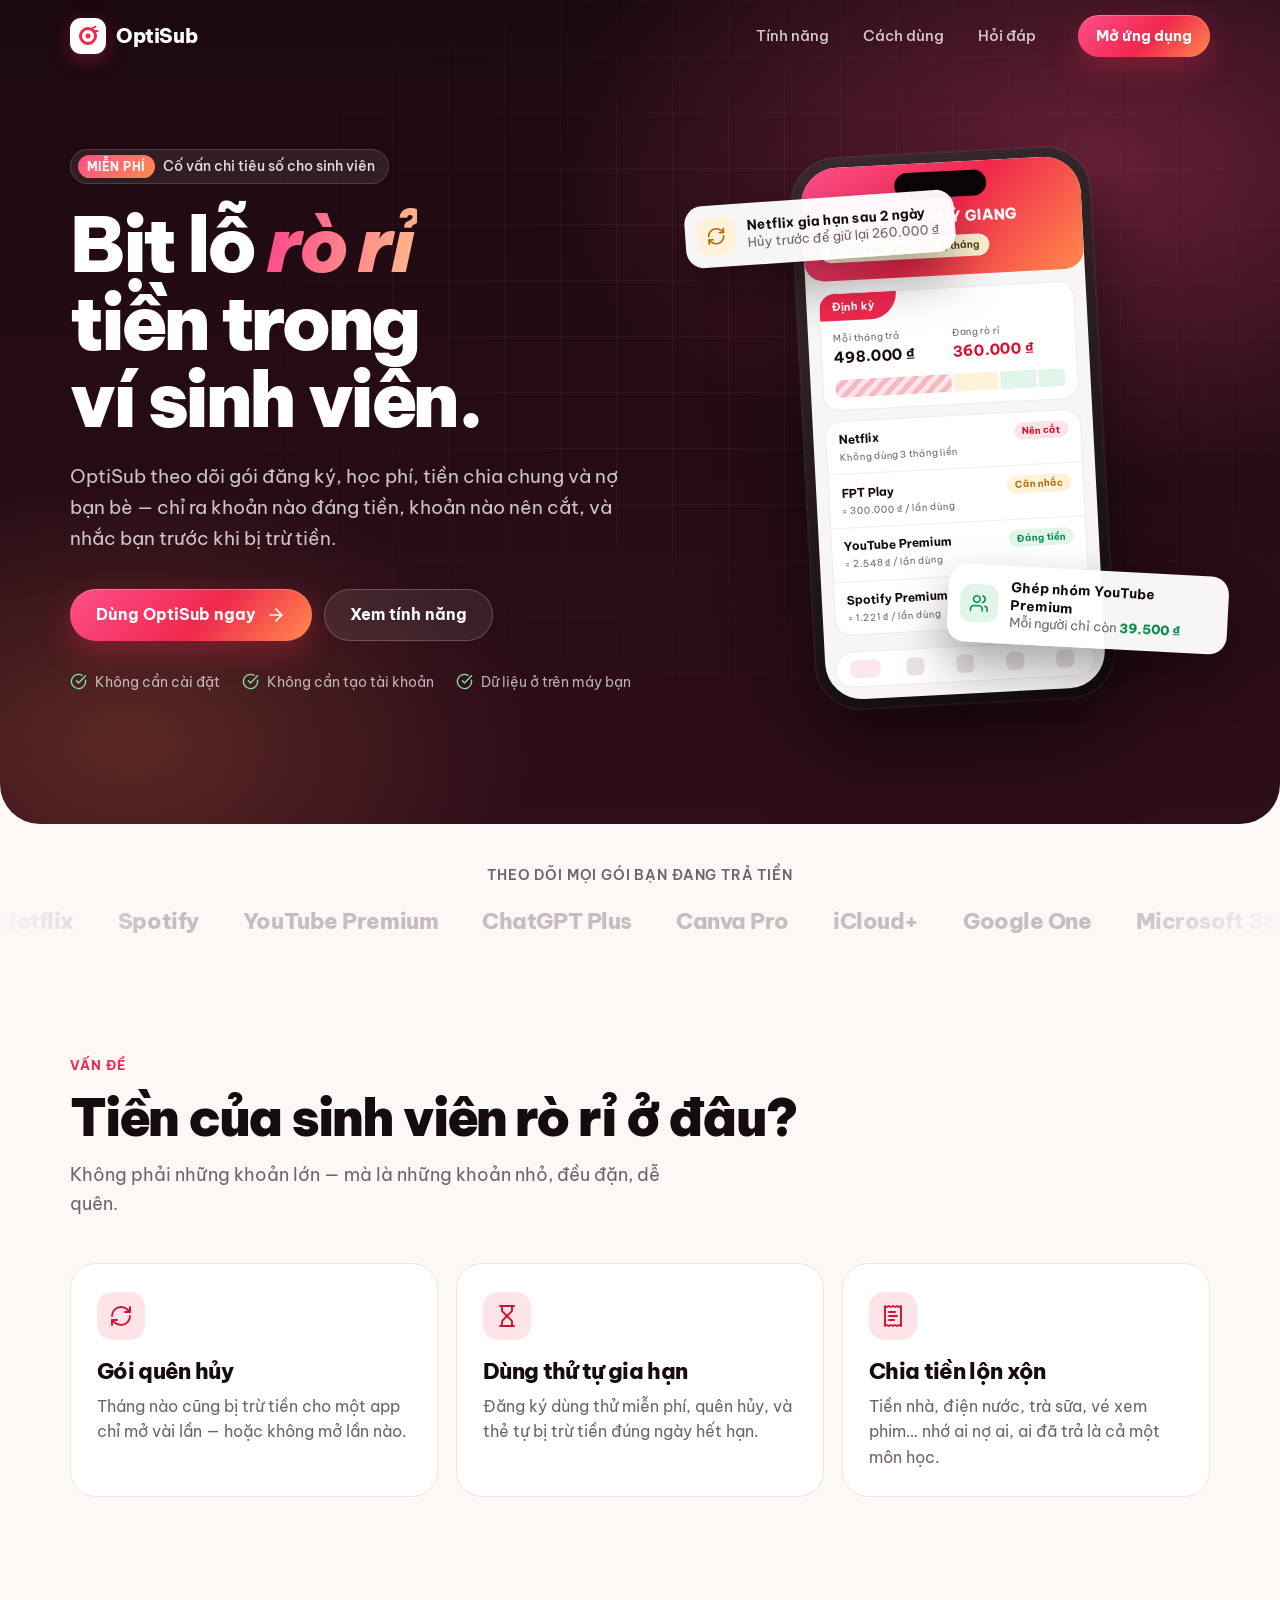
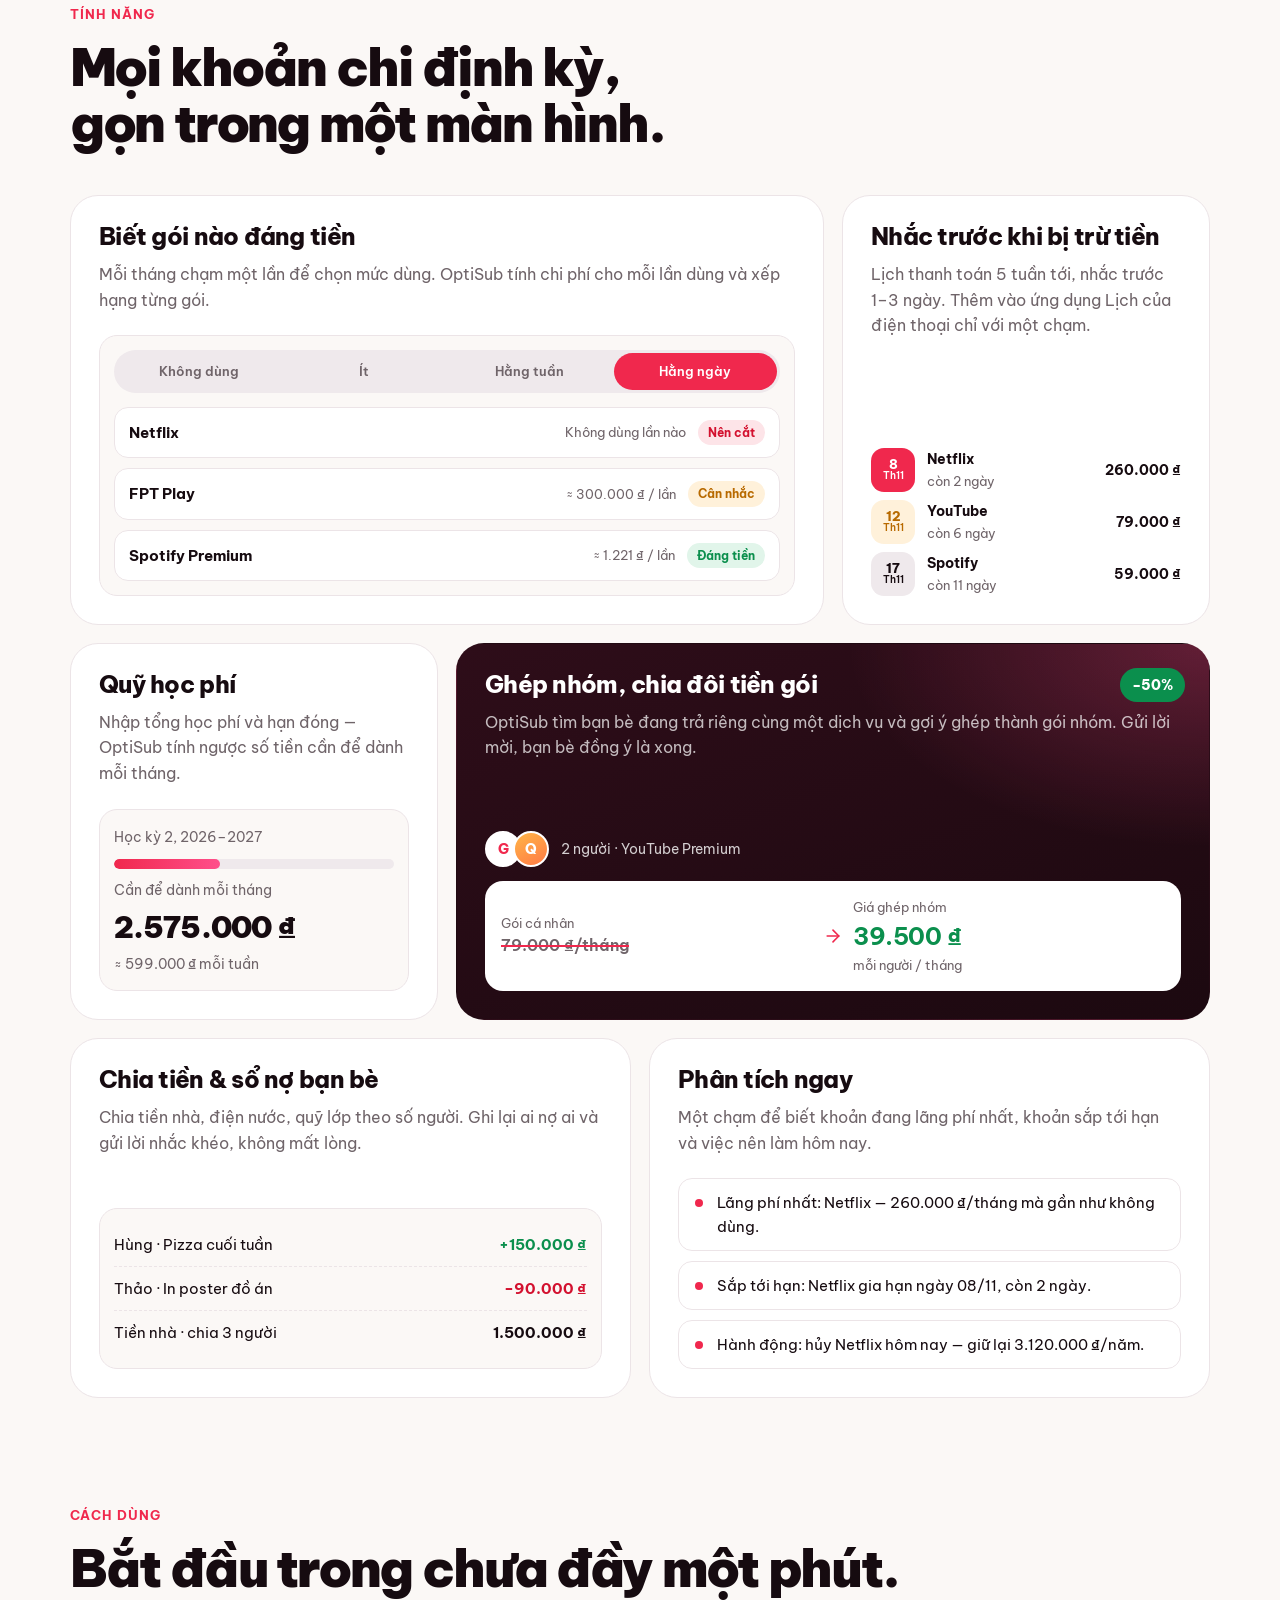
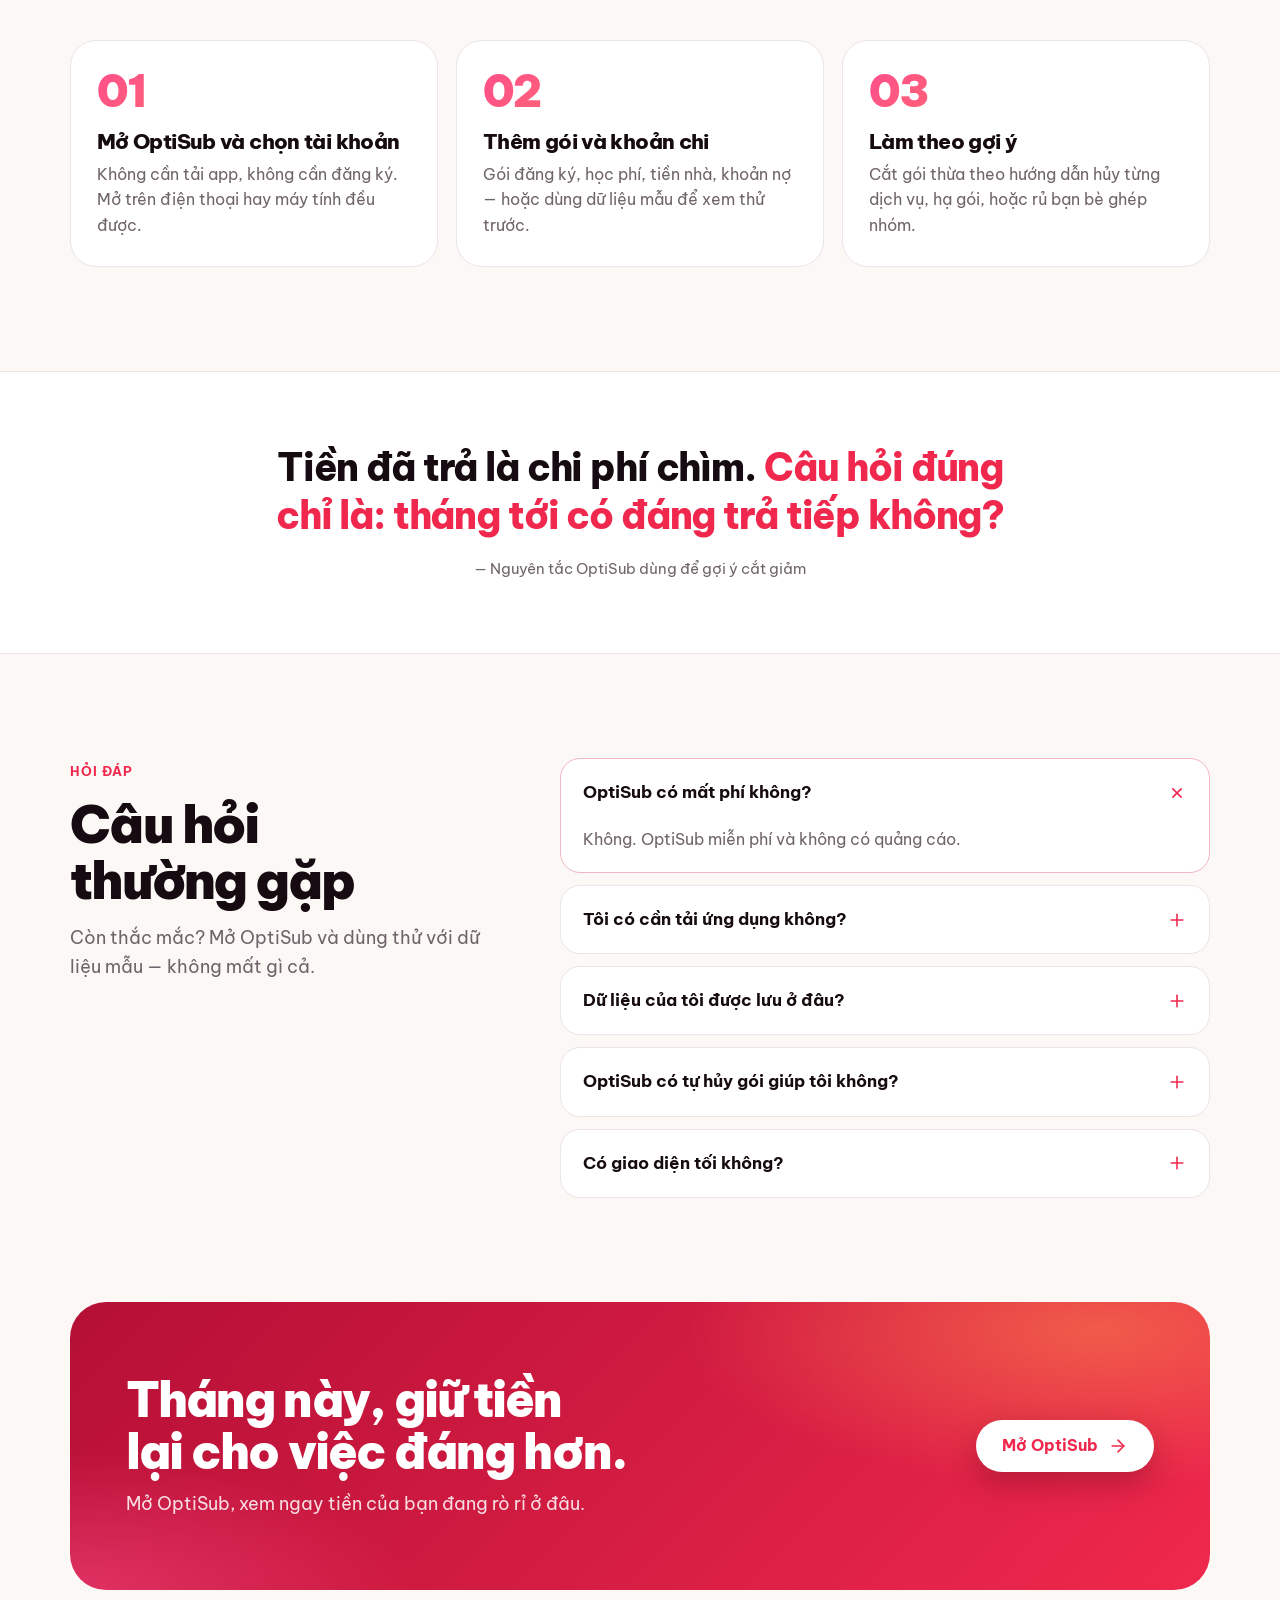
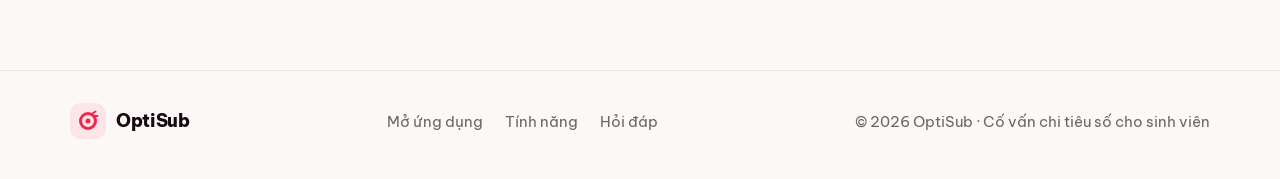
<file: index.html>
<!doctype html>
<html lang="vi">
  <head>
    <meta charset="utf-8" />
    <meta name="viewport" content="width=device-width, initial-scale=1, viewport-fit=cover" />
    <title>OptiSub — Bịt lỗ rò rỉ tiền trong ví sinh viên</title>
    <meta
      name="description"
      content="OptiSub theo dõi gói đăng ký, học phí, tiền chia chung và nợ bạn bè — chỉ ra khoản nào đáng tiền, khoản nào nên cắt, và nhắc trước khi bị trừ tiền. Miễn phí, không cần cài đặt."
    />
    <meta name="theme-color" content="#1c0910" />
    <link rel="icon" type="image/svg+xml" href="assets/favicon.svg" />
    <link rel="apple-touch-icon" href="assets/icon-180.png" />
    <meta property="og:title" content="OptiSub — Bịt lỗ rò rỉ tiền trong ví sinh viên" />
    <meta
      property="og:description"
      content="Theo dõi gói đăng ký, học phí, tiền chia chung và nợ bạn bè. Miễn phí, không cần cài đặt."
    />
    <meta property="og:image" content="https://thuygiang-dev.github.io/optisub.v1/assets/poster.png" />
    <link rel="preconnect" href="https://fonts.googleapis.com" />
    <link rel="preconnect" href="https://fonts.gstatic.com" crossorigin />
    <link
      href="https://fonts.googleapis.com/css2?family=Be+Vietnam+Pro:ital,wght@0,400;0,500;0,600;0,700;0,800;0,900;1,700&display=swap"
      rel="stylesheet"
    />
    <style>
      /* Layout: hero tối màu rượu vang + khung điện thoại; thân trang nền giấy sáng với lưới thẻ tính năng */
      :root {
        --ink: #160b10;
        --wine: #1c0910;
        --wine-2: #2e0d19;
        --wine-3: #4a1226;
        --brand: #f0284d;
        --pink: #ff4f8b;
        --coral: #ff8a4c;
        --paper: #fbf8f6;
        --surface: #ffffff;
        --muted: #6f6469;
        --line: #ece4e7;
        --ok: #0b8f4d;
        --ok-soft: #e1f5ea;
        --warn: #b86a00;
        --warn-soft: #fff1da;
        --leak: #d3112f;
        --leak-soft: #fde4e8;
        --trial: #0c7d9c;
        --font: "Be Vietnam Pro", system-ui, -apple-system, "Segoe UI", Roboto, sans-serif;
        --wrap: 1180px;
        --ease: cubic-bezier(0.2, 0.8, 0.2, 1);
        color-scheme: light;
      }
      *,
      *::before,
      *::after {
        box-sizing: border-box;
      }
      html {
        scroll-behavior: smooth;
      }
      @media (prefers-reduced-motion: reduce) {
        html {
          scroll-behavior: auto;
        }
      }
      body {
        margin: 0;
        background: var(--paper);
        color: var(--ink);
        font-family: var(--font);
        font-size: 16px;
        line-height: 1.6;
        -webkit-font-smoothing: antialiased;
        overflow-wrap: anywhere;
      }
      a {
        color: inherit;
      }
      h1,
      h2,
      h3 {
        margin: 0;
        text-wrap: balance;
        letter-spacing: -0.03em;
        line-height: 1.08;
      }
      p {
        margin: 0;
      }
      .num {
        font-variant-numeric: tabular-nums;
      }
      .wrap {
        max-width: var(--wrap);
        margin: 0 auto;
        padding-left: max(20px, env(safe-area-inset-left, 0px));
        padding-right: max(20px, env(safe-area-inset-right, 0px));
      }
      svg.i {
        width: 20px;
        height: 20px;
        flex: none;
        fill: none;
        stroke: currentColor;
        stroke-width: 1.9;
        stroke-linecap: round;
        stroke-linejoin: round;
      }
      :focus-visible {
        outline: 2px solid var(--coral);
        outline-offset: 3px;
        border-radius: 10px;
      }

      /* ===== Nút ===== */
      .btn {
        display: inline-flex;
        align-items: center;
        justify-content: center;
        gap: 10px;
        min-height: 52px;
        padding: 0 26px;
        border-radius: 999px;
        font-weight: 700;
        font-size: 16px;
        text-decoration: none;
        white-space: nowrap;
        overflow-wrap: normal;
        transition:
          transform 0.18s var(--ease),
          box-shadow 0.18s,
          background 0.18s;
      }
      .btn:active {
        transform: scale(0.97);
      }
      .btn-primary {
        color: #fff;
        background: linear-gradient(135deg, var(--pink), var(--brand) 55%, var(--coral));
        box-shadow:
          0 10px 30px rgba(240, 40, 77, 0.35),
          inset 0 1px 0 rgba(255, 255, 255, 0.25);
      }
      .btn-ghost {
        color: #fff;
        background: rgba(255, 255, 255, 0.08);
        box-shadow: inset 0 0 0 1px rgba(255, 255, 255, 0.2);
      }
      @media (hover: hover) {
        .btn-primary:hover {
          transform: translateY(-2px);
          box-shadow:
            0 16px 40px rgba(240, 40, 77, 0.45),
            inset 0 1px 0 rgba(255, 255, 255, 0.25);
        }
        .btn-ghost:hover {
          background: rgba(255, 255, 255, 0.14);
        }
      }

      /* ===== Thanh trên cùng ===== */
      .top {
        position: sticky;
        top: 0;
        z-index: 30;
        padding-top: env(safe-area-inset-top, 0px);
        color: #fff;
        transition:
          background 0.25s,
          box-shadow 0.25s;
      }
      .top.scrolled {
        background: rgba(28, 9, 16, 0.82);
        backdrop-filter: blur(14px) saturate(1.4);
        -webkit-backdrop-filter: blur(14px) saturate(1.4);
        box-shadow: 0 1px 0 rgba(255, 255, 255, 0.08);
      }
      .top-in {
        display: flex;
        align-items: center;
        gap: 28px;
        height: 72px;
      }
      .brand {
        display: inline-flex;
        align-items: center;
        gap: 10px;
        font-weight: 800;
        font-size: 20px;
        letter-spacing: -0.02em;
        text-decoration: none;
      }
      .brand-mark {
        width: 36px;
        height: 36px;
        border-radius: 11px;
        background: #fff;
        display: grid;
        place-items: center;
        box-shadow: 0 6px 18px rgba(240, 40, 77, 0.35);
      }
      .brand-mark svg {
        width: 24px;
        height: 24px;
      }
      .top-links {
        display: flex;
        gap: 6px;
        margin-left: auto;
      }
      .top-links a {
        padding: 8px 14px;
        border-radius: 999px;
        font-size: 15px;
        font-weight: 500;
        text-decoration: none;
        color: rgba(255, 255, 255, 0.78);
        transition:
          color 0.15s,
          background 0.15s;
      }
      .top-links a:hover {
        color: #fff;
        background: rgba(255, 255, 255, 0.08);
      }
      .top .btn {
        min-height: 42px;
        padding: 0 18px;
        font-size: 14.5px;
      }
      @media (max-width: 820px) {
        .top-links {
          display: none;
        }
        .top .btn {
          margin-left: auto;
        }
      }

      /* ===== Hero ===== */
      .hero {
        position: relative;
        margin-top: -72px;
        padding: 128px 0 96px;
        color: #fff;
        background:
          radial-gradient(60% 55% at 85% 20%, rgba(255, 79, 139, 0.32), transparent 70%),
          radial-gradient(45% 45% at 10% 90%, rgba(255, 138, 76, 0.22), transparent 70%),
          linear-gradient(180deg, var(--wine) 0%, var(--wine-2) 100%);
        overflow: hidden;
        border-radius: 0 0 40px 40px;
      }
      .hero::before {
        content: "";
        position: absolute;
        inset: 0;
        background-image:
          linear-gradient(rgba(255, 255, 255, 0.045) 1px, transparent 1px),
          linear-gradient(90deg, rgba(255, 255, 255, 0.045) 1px, transparent 1px);
        background-size: 56px 56px;
        mask-image: radial-gradient(70% 70% at 60% 40%, #000 30%, transparent 75%);
        -webkit-mask-image: radial-gradient(70% 70% at 60% 40%, #000 30%, transparent 75%);
        pointer-events: none;
      }
      .hero-grid {
        position: relative;
        display: grid;
        grid-template-columns: minmax(0, 1.05fr) minmax(0, 0.95fr);
        gap: 56px;
        align-items: center;
      }
      .eyebrow {
        display: inline-flex;
        align-items: center;
        gap: 8px;
        padding: 6px 14px 6px 8px;
        border-radius: 999px;
        background: rgba(255, 255, 255, 0.08);
        box-shadow: inset 0 0 0 1px rgba(255, 255, 255, 0.14);
        font-size: 14px;
        font-weight: 500;
        color: rgba(255, 255, 255, 0.86);
      }
      .eyebrow b {
        padding: 2px 9px;
        border-radius: 999px;
        background: linear-gradient(135deg, var(--pink), var(--coral));
        color: #fff;
        font-size: 12px;
        font-weight: 700;
        letter-spacing: 0.04em;
        text-transform: uppercase;
      }
      .hero h1 {
        margin-top: 22px;
        font-size: clamp(42px, 6.4vw, 76px);
        font-weight: 900;
        letter-spacing: -0.045em;
        line-height: 1.02;
      }
      .hero h1 em {
        font-style: italic;
        background: linear-gradient(100deg, var(--pink) 10%, #ffb08a 90%);
        -webkit-background-clip: text;
        background-clip: text;
        color: transparent;
        padding-right: 0.06em;
      }
      .hero-sub {
        margin-top: 22px;
        max-width: 560px;
        font-size: clamp(17px, 1.6vw, 19px);
        line-height: 1.65;
        color: rgba(255, 255, 255, 0.76);
      }
      .hero-cta {
        display: flex;
        flex-wrap: wrap;
        gap: 12px;
        margin-top: 34px;
      }
      .trust {
        display: flex;
        flex-wrap: wrap;
        gap: 10px 22px;
        margin-top: 30px;
        padding: 0;
        list-style: none;
        font-size: 14px;
        color: rgba(255, 255, 255, 0.68);
      }
      .trust li {
        display: inline-flex;
        align-items: center;
        gap: 8px;
      }
      .trust svg.i {
        width: 17px;
        height: 17px;
        color: #7ee2ad;
      }

      /* ===== Khung điện thoại ===== */
      .stage {
        position: relative;
        display: grid;
        place-items: center;
        min-height: 600px;
      }
      .phone {
        position: relative;
        width: 300px;
        border-radius: 46px;
        padding: 10px;
        background: linear-gradient(160deg, #3a2a30, #120a0d);
        box-shadow:
          0 40px 80px rgba(0, 0, 0, 0.5),
          0 0 0 1px rgba(255, 255, 255, 0.08),
          inset 0 0 0 1px rgba(255, 255, 255, 0.06);
        transform: rotate(-3deg);
      }
      .screen {
        position: relative;
        border-radius: 37px;
        overflow: hidden;
        background: #f7f5f6;
        color: var(--ink);
        font-size: 11px;
        line-height: 1.4;
      }
      .notch {
        position: absolute;
        top: 9px;
        left: 50%;
        width: 92px;
        height: 26px;
        margin-left: -46px;
        border-radius: 20px;
        background: #0b0507;
        z-index: 2;
      }
      .m-hdr {
        padding: 44px 16px 18px;
        background: linear-gradient(135deg, #ff4f8b, #f0284d 50%, #ff8a4c);
        color: #fff;
        border-radius: 0 0 20px 20px;
      }
      .m-hdr b {
        display: block;
        font-size: 15px;
        font-weight: 800;
        letter-spacing: 0.01em;
      }
      .m-badge {
        display: inline-block;
        margin-top: 8px;
        padding: 4px 10px;
        border-radius: 999px;
        background: #fff3d6;
        color: #4a3200;
        font-weight: 600;
        font-size: 10px;
      }
      .m-body {
        padding: 12px 12px 16px;
        display: grid;
        gap: 10px;
      }
      .m-card {
        background: #fff;
        border: 1px solid #efe9ec;
        border-radius: 16px;
        overflow: hidden;
      }
      .m-tag {
        display: inline-block;
        padding: 6px 22px 6px 12px;
        background: var(--brand);
        color: #fff;
        font-weight: 700;
        border-bottom-right-radius: 26px;
      }
      .m-cols {
        display: grid;
        grid-template-columns: 1fr 1fr;
        gap: 8px;
        padding: 10px 12px 4px;
      }
      .m-cols small {
        color: var(--muted);
        font-size: 9.5px;
      }
      .m-cols strong {
        display: block;
        font-size: 15px;
        letter-spacing: -0.01em;
      }
      .m-cols .leak {
        color: var(--leak);
      }
      .m-flow {
        display: flex;
        gap: 2px;
        height: 18px;
        margin: 8px 12px 12px;
        border-radius: 6px;
        overflow: hidden;
      }
      .m-flow i {
        display: block;
      }
      .m-item {
        display: grid;
        grid-template-columns: 1fr auto;
        align-items: center;
        gap: 2px 8px;
        padding: 10px 12px;
      }
      .m-item + .m-item {
        border-top: 1px solid #f1ecee;
      }
      .m-item b {
        font-size: 12px;
      }
      .m-item span {
        color: var(--muted);
        font-size: 9.5px;
      }
      .pill {
        display: inline-flex;
        align-items: center;
        padding: 2px 8px;
        border-radius: 999px;
        font-size: 9.5px;
        font-weight: 700;
        white-space: nowrap;
        overflow-wrap: normal;
      }
      .pill.ok {
        background: var(--ok-soft);
        color: var(--ok);
      }
      .pill.warn {
        background: var(--warn-soft);
        color: var(--warn);
      }
      .pill.kill {
        background: var(--leak-soft);
        color: var(--leak);
      }
      .m-nav {
        display: grid;
        grid-template-columns: repeat(5, 1fr);
        margin: 0 10px 12px;
        padding: 8px 4px;
        border-radius: 18px;
        background: #fff;
        border: 1px solid #efe9ec;
      }
      .m-nav i {
        justify-self: center;
        width: 18px;
        height: 18px;
        border-radius: 6px;
        background: #e9e3e6;
      }
      .m-nav i:first-child {
        width: 30px;
        background: #fde7ec;
      }
      /* Thẻ nổi quanh điện thoại */
      .float {
        position: absolute;
        display: flex;
        align-items: center;
        gap: 12px;
        padding: 12px 16px 12px 12px;
        border-radius: 18px;
        background: rgba(255, 255, 255, 0.96);
        color: var(--ink);
        box-shadow: 0 24px 50px rgba(0, 0, 0, 0.35);
        font-size: 13px;
        line-height: 1.35;
        max-width: 280px;
      }
      .float b {
        display: block;
        font-size: 13.5px;
      }
      .float span {
        color: var(--muted);
      }
      .float .ic {
        flex: none;
        width: 38px;
        height: 38px;
        border-radius: 12px;
        display: grid;
        place-items: center;
      }
      .float-1 {
        top: 70px;
        left: -10px;
        transform: rotate(-4deg);
      }
      .float-1 .ic {
        background: var(--warn-soft);
        color: var(--warn);
      }
      .float-2 {
        bottom: 80px;
        right: -18px;
        transform: rotate(3deg);
      }
      .float-2 .ic {
        background: var(--ok-soft);
        color: var(--ok);
      }
      .float-2 .save {
        color: var(--ok);
        font-weight: 800;
      }
      @media (prefers-reduced-motion: no-preference) {
        .float-1 {
          animation: bob 6s ease-in-out infinite;
        }
        .float-2 {
          animation: bob 7s ease-in-out -2s infinite;
        }
      }
      @keyframes bob {
        50% {
          translate: 0 -10px;
        }
      }

      /* ===== Dải tên dịch vụ ===== */
      .marquee {
        padding: 40px 0 8px;
        text-align: center;
      }
      .marquee p {
        font-size: 14px;
        font-weight: 600;
        letter-spacing: 0.06em;
        text-transform: uppercase;
        color: var(--muted);
      }
      .track {
        margin-top: 18px;
        overflow: hidden;
        mask-image: linear-gradient(90deg, transparent, #000 12%, #000 88%, transparent);
        -webkit-mask-image: linear-gradient(90deg, transparent, #000 12%, #000 88%, transparent);
      }
      .track ul {
        display: flex;
        gap: 44px;
        width: max-content;
        margin: 0;
        padding: 0;
        list-style: none;
      }
      .track li {
        font-size: 22px;
        font-weight: 800;
        letter-spacing: -0.02em;
        color: #c9bcc1;
        white-space: nowrap;
        overflow-wrap: normal;
      }
      @media (prefers-reduced-motion: no-preference) {
        .track ul {
          animation: slide 38s linear infinite;
        }
      }
      @keyframes slide {
        to {
          transform: translateX(-50%);
        }
      }

      /* ===== Mục chung ===== */
      section.block {
        padding: 104px 0 0;
      }
      .kicker {
        display: inline-block;
        font-size: 13px;
        font-weight: 700;
        letter-spacing: 0.08em;
        text-transform: uppercase;
        color: var(--brand);
      }
      .block h2 {
        margin-top: 12px;
        font-size: clamp(32px, 4.4vw, 52px);
        font-weight: 900;
        letter-spacing: -0.04em;
      }
      .lead {
        margin-top: 16px;
        max-width: 640px;
        font-size: 18px;
        color: var(--muted);
      }

      /* Vấn đề */
      .leaks {
        display: grid;
        grid-template-columns: repeat(3, minmax(0, 1fr));
        gap: 18px;
        margin-top: 44px;
      }
      .leak-card {
        position: relative;
        padding: 28px 26px 26px;
        border-radius: 26px;
        background: var(--surface);
        border: 1px solid var(--line);
      }
      .leak-card .ic {
        width: 48px;
        height: 48px;
        border-radius: 15px;
        display: grid;
        place-items: center;
        background: var(--leak-soft);
        color: var(--leak);
      }
      .leak-card .ic svg.i {
        width: 24px;
        height: 24px;
      }
      .leak-card h3 {
        margin-top: 20px;
        font-size: 22px;
        font-weight: 800;
      }
      .leak-card p {
        margin-top: 10px;
        color: var(--muted);
      }

      /* Lưới tính năng */
      .bento {
        display: grid;
        grid-template-columns: repeat(6, minmax(0, 1fr));
        gap: 18px;
        margin-top: 44px;
      }
      .tile {
        position: relative;
        display: flex;
        flex-direction: column;
        gap: 12px;
        padding: 28px;
        border-radius: 28px;
        background: var(--surface);
        border: 1px solid var(--line);
        overflow: hidden;
      }
      .tile h3 {
        font-size: 24px;
        font-weight: 800;
      }
      .tile > p {
        color: var(--muted);
      }
      .t-wide {
        grid-column: span 4;
      }
      .t-narrow {
        grid-column: span 2;
      }
      .t-half {
        grid-column: span 3;
      }
      .tile.dark {
        background:
          radial-gradient(80% 90% at 100% 0%, rgba(255, 79, 139, 0.28), transparent 60%),
          linear-gradient(160deg, var(--wine-2), var(--wine));
        border-color: transparent;
        color: #fff;
      }
      .tile.dark > p {
        color: rgba(255, 255, 255, 0.72);
      }
      .mini {
        margin-top: auto;
        padding-top: 10px;
      }
      .mini-card {
        background: var(--paper);
        border: 1px solid var(--line);
        border-radius: 18px;
        padding: 14px;
      }
      /* mini: mức dùng */
      .seg {
        display: flex;
        gap: 2px;
        padding: 3px;
        border-radius: 999px;
        background: #efe9ec;
      }
      .seg span {
        flex: 1;
        padding: 8px 4px;
        border-radius: 999px;
        text-align: center;
        font-size: 13px;
        font-weight: 600;
        color: var(--muted);
        white-space: nowrap;
        overflow-wrap: normal;
      }
      .seg span.on {
        background: var(--brand);
        color: #fff;
      }
      .verdicts {
        display: grid;
        gap: 10px;
        margin-top: 14px;
      }
      .verdict {
        display: grid;
        grid-template-columns: minmax(0, 1fr) auto auto;
        align-items: center;
        gap: 12px;
        padding: 12px 14px;
        border-radius: 14px;
        background: var(--surface);
        border: 1px solid var(--line);
        font-size: 14.5px;
      }
      .verdict b {
        font-weight: 700;
      }
      .verdict small {
        color: var(--muted);
        font-size: 13px;
        white-space: nowrap;
      }
      .verdict .pill {
        font-size: 12px;
        padding: 3px 10px;
      }
      /* mini: lịch */
      .cal-mini {
        display: grid;
        gap: 8px;
      }
      .cal-mini div {
        display: grid;
        grid-template-columns: 44px minmax(0, 1fr) auto;
        align-items: center;
        gap: 12px;
        font-size: 14px;
      }
      .cal-mini .d {
        height: 44px;
        border-radius: 13px;
        display: grid;
        place-items: center;
        align-content: center;
        font-weight: 800;
        line-height: 1;
        background: var(--warn-soft);
        color: var(--warn);
      }
      .cal-mini .d small {
        font-size: 10px;
        font-weight: 600;
      }
      .cal-mini .d.late {
        background: var(--brand);
        color: #fff;
      }
      .cal-mini .d.calm {
        background: #efe9ec;
        color: var(--ink);
      }
      .cal-mini span {
        color: var(--muted);
        font-size: 13px;
        display: block;
      }
      /* mini: học phí */
      .bar {
        height: 10px;
        border-radius: 6px;
        background: #efe9ec;
        overflow: hidden;
        margin: 10px 0 8px;
      }
      .bar i {
        display: block;
        height: 100%;
        width: 38%;
        border-radius: 6px;
        background: linear-gradient(90deg, var(--brand), var(--pink));
      }
      .big {
        font-size: 30px;
        font-weight: 900;
        letter-spacing: -0.03em;
      }
      .muted {
        color: var(--muted);
        font-size: 13.5px;
      }
      /* mini: sổ nợ */
      .debt {
        display: flex;
        align-items: center;
        justify-content: space-between;
        gap: 10px;
        padding: 10px 0;
        font-size: 14.5px;
      }
      .debt + .debt {
        border-top: 1px dashed var(--line);
      }
      .debt b.owed {
        color: var(--ok);
      }
      .debt b.owe {
        color: var(--leak);
      }
      /* mini: ghép nhóm */
      .cmp {
        display: grid;
        grid-template-columns: 1fr auto 1fr;
        align-items: center;
        gap: 10px;
        padding: 16px;
        border-radius: 18px;
        background: #fff;
        color: var(--ink);
      }
      .cmp small {
        display: block;
        color: var(--muted);
        font-size: 12.5px;
      }
      .cmp s {
        color: var(--muted);
        font-weight: 600;
        text-decoration-color: var(--brand);
        text-decoration-thickness: 2px;
      }
      .cmp strong {
        display: block;
        font-size: 24px;
        color: var(--ok);
        letter-spacing: -0.02em;
      }
      .cmp .arr {
        color: var(--brand);
      }
      .avs {
        display: flex;
        align-items: center;
        margin-bottom: 14px;
      }
      .avs span {
        width: 36px;
        height: 36px;
        margin-left: -8px;
        border-radius: 50%;
        display: grid;
        place-items: center;
        font-weight: 800;
        font-size: 14px;
        border: 2px solid #fff;
        background: linear-gradient(150deg, #ffb547, #ff7a45);
        color: #fff;
      }
      .avs span:first-child {
        margin-left: 0;
        background: #fff;
        color: var(--brand);
      }
      .avs em {
        margin-left: 12px;
        font-style: normal;
        font-size: 14px;
        color: rgba(255, 255, 255, 0.8);
      }
      .badge-50 {
        position: absolute;
        top: 24px;
        right: 24px;
        padding: 6px 12px;
        border-radius: 999px;
        background: var(--ok);
        color: #fff;
        font-weight: 800;
        font-size: 14px;
      }
      /* mini: phân tích */
      .ai {
        display: grid;
        gap: 10px;
        margin: 0;
        padding: 0;
        list-style: none;
      }
      .ai li {
        position: relative;
        padding: 12px 14px 12px 38px;
        border-radius: 14px;
        background: var(--surface);
        border: 1px solid var(--line);
        font-size: 14.5px;
      }
      .ai li::before {
        content: "";
        position: absolute;
        left: 16px;
        top: 20px;
        width: 8px;
        height: 8px;
        border-radius: 50%;
        background: var(--brand);
      }
      .steps-list {
        margin: 0;
        padding-left: 20px;
        color: var(--muted);
        font-size: 14.5px;
      }

      /* Cách dùng */
      .steps {
        display: grid;
        grid-template-columns: repeat(3, minmax(0, 1fr));
        gap: 18px;
        margin-top: 44px;
        counter-reset: step;
      }
      .step {
        padding: 28px 26px;
        border-radius: 26px;
        background: var(--surface);
        border: 1px solid var(--line);
      }
      .step::before {
        counter-increment: step;
        content: counter(step, decimal-leading-zero);
        display: block;
        font-size: 44px;
        font-weight: 900;
        letter-spacing: -0.04em;
        line-height: 1;
        background: linear-gradient(135deg, var(--pink), var(--coral));
        -webkit-background-clip: text;
        background-clip: text;
        color: transparent;
      }
      .step h3 {
        margin-top: 18px;
        font-size: 21px;
        font-weight: 800;
      }
      .step p {
        margin-top: 8px;
        color: var(--muted);
      }

      /* Câu nói */
      .quote {
        margin-top: 104px;
        padding: 72px 0;
        background: var(--surface);
        border-block: 1px solid var(--line);
      }
      .quote blockquote {
        margin: 0 auto;
        max-width: 900px;
        text-align: center;
        font-size: clamp(24px, 3.2vw, 38px);
        font-weight: 800;
        letter-spacing: -0.03em;
        line-height: 1.25;
        text-wrap: balance;
      }
      .quote blockquote span {
        color: var(--brand);
      }
      .quote cite {
        display: block;
        margin-top: 18px;
        text-align: center;
        font-style: normal;
        color: var(--muted);
        font-size: 15px;
      }

      /* Hỏi đáp */
      .faq {
        display: grid;
        grid-template-columns: minmax(0, 0.8fr) minmax(0, 1.2fr);
        gap: 56px;
        align-items: start;
      }
      .faq-list {
        display: grid;
        gap: 12px;
      }
      details {
        border-radius: 20px;
        background: var(--surface);
        border: 1px solid var(--line);
        padding: 0 22px;
        transition: border-color 0.2s;
      }
      details[open] {
        border-color: #f3b6c4;
      }
      summary {
        display: flex;
        align-items: center;
        justify-content: space-between;
        gap: 16px;
        padding: 20px 0;
        font-size: 17px;
        font-weight: 700;
        cursor: pointer;
        list-style: none;
      }
      summary::-webkit-details-marker {
        display: none;
      }
      summary svg.i {
        color: var(--brand);
        transition: transform 0.2s var(--ease);
      }
      details[open] summary svg.i {
        transform: rotate(45deg);
      }
      details p {
        padding: 0 0 20px;
        color: var(--muted);
      }

      /* Kêu gọi cuối trang */
      .cta {
        margin-top: 104px;
      }
      .cta-box {
        position: relative;
        overflow: hidden;
        padding: 72px 56px;
        border-radius: 36px;
        color: #fff;
        background:
          radial-gradient(60% 90% at 90% 10%, rgba(255, 138, 76, 0.55), transparent 60%),
          radial-gradient(50% 80% at 0% 100%, rgba(255, 79, 139, 0.5), transparent 60%),
          linear-gradient(135deg, #b50f36, var(--brand));
        display: grid;
        grid-template-columns: minmax(0, 1fr) auto;
        gap: 32px;
        align-items: center;
      }
      .cta-box h2 {
        font-size: clamp(30px, 4vw, 48px);
        font-weight: 900;
        letter-spacing: -0.04em;
      }
      .cta-box p {
        margin-top: 12px;
        font-size: 18px;
        color: rgba(255, 255, 255, 0.85);
      }
      .btn-light {
        color: var(--brand);
        background: #fff;
        box-shadow: 0 12px 30px rgba(80, 0, 20, 0.3);
      }
      @media (hover: hover) {
        .btn-light:hover {
          transform: translateY(-2px);
        }
      }

      /* Chân trang */
      footer {
        margin-top: 80px;
        padding: 32px 0 calc(40px + env(safe-area-inset-bottom, 0px));
        border-top: 1px solid var(--line);
      }
      .foot {
        display: flex;
        align-items: center;
        justify-content: space-between;
        gap: 16px;
        flex-wrap: wrap;
        color: var(--muted);
        font-size: 14.5px;
      }
      .foot .brand {
        color: var(--ink);
        font-size: 18px;
      }
      .foot .brand-mark {
        background: var(--leak-soft);
        box-shadow: none;
      }
      .foot nav {
        display: flex;
        gap: 22px;
        flex-wrap: wrap;
      }
      .foot nav a {
        text-decoration: none;
      }
      .foot nav a:hover {
        color: var(--ink);
      }

      /* Hiện dần khi cuộn (chỉ khi có JS và người dùng không tắt chuyển động) */
      @media (prefers-reduced-motion: no-preference) {
        .js .reveal {
          opacity: 0;
          transform: translateY(18px);
          transition:
            opacity 0.6s var(--ease),
            transform 0.6s var(--ease);
        }
        .js .reveal.in {
          opacity: 1;
          transform: none;
        }
      }

      /* ===== Màn hình nhỏ ===== */
      @media (max-width: 980px) {
        .hero-grid {
          grid-template-columns: minmax(0, 1fr);
          gap: 40px;
        }
        .stage {
          min-height: 560px;
        }
        .t-wide,
        .t-narrow,
        .t-half {
          grid-column: span 6;
        }
        .leaks,
        .steps {
          grid-template-columns: minmax(0, 1fr);
        }
        .faq {
          grid-template-columns: minmax(0, 1fr);
          gap: 32px;
        }
        .cta-box {
          grid-template-columns: minmax(0, 1fr);
          padding: 48px 28px;
        }
      }
      @media (max-width: 520px) {
        .hero {
          padding: 112px 0 64px;
          border-radius: 0 0 28px 28px;
        }
        .hero-cta .btn {
          flex: 1 1 100%;
        }
        .stage {
          min-height: 520px;
        }
        .phone {
          width: 268px;
        }
        .float {
          max-width: 210px;
          padding: 10px 12px 10px 10px;
          font-size: 12px;
        }
        .float .ic {
          width: 32px;
          height: 32px;
        }
        .float-1 {
          left: -4px;
          top: 40px;
        }
        .float-2 {
          right: -4px;
          bottom: 40px;
        }
        section.block {
          padding-top: 80px;
        }
        .tile {
          padding: 22px;
        }
        .verdict {
          grid-template-columns: minmax(0, 1fr) auto;
        }
        .verdict small {
          grid-column: 1;
          grid-row: 2;
        }
        .verdict .pill {
          grid-column: 2;
          grid-row: 1 / span 2;
        }
        .seg span {
          font-size: 12px;
        }
        .quote {
          margin-top: 80px;
          padding: 52px 0;
        }
        .cta-box .btn {
          width: 100%;
        }
      }
    </style>
  </head>
  <body>
    <svg width="0" height="0" style="position: absolute" aria-hidden="true">
      <symbol id="logo" viewBox="0 0 48 48"><circle cx="24" cy="24" r="15" fill="none" stroke="#f0284d" stroke-width="6" /><path d="M33 9l6-4M36 14l7 0" stroke="#f0284d" stroke-width="4" stroke-linecap="round" /><circle cx="24" cy="24" r="5" fill="#f0284d" /></symbol>
      <symbol id="i-check" viewBox="0 0 24 24"><path d="M21.801 10A10 10 0 1 1 17 3.335" /><path d="m9 11 3 3L22 4" /></symbol>
      <symbol id="i-arrow" viewBox="0 0 24 24"><path d="M5 12h14" /><path d="m12 5 7 7-7 7" /></symbol>
      <symbol id="i-plus" viewBox="0 0 24 24"><path d="M5 12h14" /><path d="M12 5v14" /></symbol>
      <symbol id="i-renew" viewBox="0 0 24 24"><path d="M3 12a9 9 0 0 1 9-9 9.75 9.75 0 0 1 6.74 2.74L21 8" /><path d="M21 3v5h-5" /><path d="M21 12a9 9 0 0 1-9 9 9.75 9.75 0 0 1-6.74-2.74L3 16" /><path d="M8 16H3v5" /></symbol>
      <symbol id="i-hourglass" viewBox="0 0 24 24"><path d="M5 22h14" /><path d="M5 2h14" /><path d="M17 22v-4.172a2 2 0 0 0-.586-1.414L12 12l-4.414 4.414A2 2 0 0 0 7 17.828V22" /><path d="M7 2v4.172a2 2 0 0 0 .586 1.414L12 12l4.414-4.414A2 2 0 0 0 17 6.172V2" /></symbol>
      <symbol id="i-receipt" viewBox="0 0 24 24"><path d="M4 2v20l2-1 2 1 2-1 2 1 2-1 2 1 2-1 2 1V2l-2 1-2-1-2 1-2-1-2 1-2-1-2 1Z" /><path d="M14 8H8" /><path d="M16 12H8" /><path d="M13 16H8" /></symbol>
      <symbol id="i-users" viewBox="0 0 24 24"><path d="M16 21v-2a4 4 0 0 0-4-4H6a4 4 0 0 0-4 4v2" /><circle cx="9" cy="7" r="4" /><path d="M22 21v-2a4 4 0 0 0-3-3.87" /><path d="M16 3.13a4 4 0 0 1 0 7.75" /></symbol>
      <symbol id="i-shield" viewBox="0 0 24 24"><path d="M20 13c0 5-3.5 7.5-7.66 8.95a1 1 0 0 1-.67-.01C7.5 20.5 4 18 4 13V6a1 1 0 0 1 1-1c2 0 4.5-1.2 6.24-2.72a1.17 1.17 0 0 1 1.52 0C14.51 3.81 17 5 19 5a1 1 0 0 1 1 1z" /><path d="m9 12 2 2 4-4" /></symbol>
      <symbol id="i-globe" viewBox="0 0 24 24"><circle cx="12" cy="12" r="10" /><path d="M12 2a14.5 14.5 0 0 0 0 20 14.5 14.5 0 0 0 0-20" /><path d="M2 12h20" /></symbol>
      <symbol id="i-gift" viewBox="0 0 24 24"><rect x="3" y="8" width="18" height="4" rx="1" /><path d="M12 8v13" /><path d="M19 12v7a2 2 0 0 1-2 2H7a2 2 0 0 1-2-2v-7" /><path d="M7.5 8a2.5 2.5 0 0 1 0-5A4.8 8 0 0 1 12 8a4.8 8 0 0 1 4.5-5 2.5 2.5 0 0 1 0 5" /></symbol>
    </svg>

    <header class="top" id="top">
      <div class="wrap top-in">
        <a class="brand" href="./" aria-label="OptiSub — trang giới thiệu">
          <span class="brand-mark"><svg><use href="#logo" /></svg></span>OptiSub
        </a>
        <nav class="top-links" aria-label="Mục lục">
          <a href="#tinh-nang">Tính năng</a>
          <a href="#cach-dung">Cách dùng</a>
          <a href="#hoi-dap">Hỏi đáp</a>
        </nav>
        <a class="btn btn-primary" href="app/">Mở ứng dụng</a>
      </div>
    </header>

    <main>
      <section class="hero">
        <div class="wrap hero-grid">
          <div>
            <span class="eyebrow"><b>Miễn phí</b>Cố vấn chi tiêu số cho sinh viên</span>
            <h1>Bịt lỗ <em>rò rỉ</em> tiền trong ví sinh viên.</h1>
            <p class="hero-sub">
              OptiSub theo dõi gói đăng ký, học phí, tiền chia chung và nợ bạn bè — chỉ ra khoản nào đáng tiền, khoản
              nào nên cắt, và nhắc bạn trước khi bị trừ tiền.
            </p>
            <div class="hero-cta">
              <a class="btn btn-primary" href="app/">Dùng OptiSub ngay <svg class="i"><use href="#i-arrow" /></svg></a>
              <a class="btn btn-ghost" href="#tinh-nang">Xem tính năng</a>
            </div>
            <ul class="trust">
              <li><svg class="i"><use href="#i-check" /></svg>Không cần cài đặt</li>
              <li><svg class="i"><use href="#i-check" /></svg>Không cần tạo tài khoản</li>
              <li><svg class="i"><use href="#i-check" /></svg>Dữ liệu ở trên máy bạn</li>
            </ul>
          </div>

          <div class="stage" aria-hidden="true">
            <div class="phone">
              <div class="screen">
                <div class="notch"></div>
                <div class="m-hdr">
                  <b>NGUYỄN THỊ THUỲ GIANG</b>
                  <span class="m-badge">Đã tiết kiệm 260.000 ₫/tháng</span>
                </div>
                <div class="m-body">
                  <div class="m-card">
                    <span class="m-tag">Định kỳ</span>
                    <div class="m-cols">
                      <div><small>Mỗi tháng trả</small><strong class="num">498.000 ₫</strong></div>
                      <div><small>Đang rò rỉ</small><strong class="num leak">360.000 ₫</strong></div>
                    </div>
                    <div class="m-flow">
                      <i style="flex: 52; background: repeating-linear-gradient(135deg, #fde4e8 0 5px, #f7b8c4 5px 10px)"></i>
                      <i style="flex: 20; background: #fff1da"></i>
                      <i style="flex: 16; background: #e1f5ea"></i>
                      <i style="flex: 12; background: #e1f5ea"></i>
                    </div>
                  </div>
                  <div class="m-card">
                    <div class="m-item"><b>Netflix</b><span class="pill kill">Nên cắt</span><span>Không dùng 3 tháng liền</span></div>
                    <div class="m-item"><b>FPT Play</b><span class="pill warn">Cân nhắc</span><span>≈ 300.000 ₫ / lần dùng</span></div>
                    <div class="m-item"><b>YouTube Premium</b><span class="pill ok">Đáng tiền</span><span>≈ 2.548 ₫ / lần dùng</span></div>
                    <div class="m-item"><b>Spotify Premium</b><span class="pill ok">Đáng tiền</span><span>≈ 1.221 ₫ / lần dùng</span></div>
                  </div>
                </div>
                <div class="m-nav"><i></i><i></i><i></i><i></i><i></i></div>
              </div>
            </div>
            <div class="float float-1">
              <span class="ic"><svg class="i"><use href="#i-renew" /></svg></span>
              <div><b>Netflix gia hạn sau 2 ngày</b><span>Hủy trước để giữ lại 260.000 ₫</span></div>
            </div>
            <div class="float float-2">
              <span class="ic"><svg class="i"><use href="#i-users" /></svg></span>
              <div><b>Ghép nhóm YouTube Premium</b><span>Mỗi người chỉ còn <span class="save">39.500 ₫</span></span></div>
            </div>
          </div>
        </div>
      </section>

      <section class="marquee" aria-label="Các dịch vụ thường gặp">
        <p>Theo dõi mọi gói bạn đang trả tiền</p>
        <div class="track">
          <ul>
            <li>Netflix</li><li>Spotify</li><li>YouTube Premium</li><li>ChatGPT Plus</li><li>Canva Pro</li><li>iCloud+</li><li>Google One</li><li>Microsoft 365</li><li>Duolingo</li><li>CapCut Pro</li><li>Apple Music</li><li>Notion</li>
            <li aria-hidden="true">Netflix</li><li aria-hidden="true">Spotify</li><li aria-hidden="true">YouTube Premium</li><li aria-hidden="true">ChatGPT Plus</li><li aria-hidden="true">Canva Pro</li><li aria-hidden="true">iCloud+</li><li aria-hidden="true">Google One</li><li aria-hidden="true">Microsoft 365</li><li aria-hidden="true">Duolingo</li><li aria-hidden="true">CapCut Pro</li><li aria-hidden="true">Apple Music</li><li aria-hidden="true">Notion</li>
          </ul>
        </div>
      </section>

      <section class="block">
        <div class="wrap">
          <span class="kicker">Vấn đề</span>
          <h2 class="reveal">Tiền của sinh viên rò rỉ ở đâu?</h2>
          <p class="lead reveal">Không phải những khoản lớn — mà là những khoản nhỏ, đều đặn, dễ quên.</p>
          <div class="leaks">
            <article class="leak-card reveal">
              <span class="ic"><svg class="i"><use href="#i-renew" /></svg></span>
              <h3>Gói quên hủy</h3>
              <p>Tháng nào cũng bị trừ tiền cho một app chỉ mở vài lần — hoặc không mở lần nào.</p>
            </article>
            <article class="leak-card reveal">
              <span class="ic"><svg class="i"><use href="#i-hourglass" /></svg></span>
              <h3>Dùng thử tự gia hạn</h3>
              <p>Đăng ký dùng thử miễn phí, quên hủy, và thẻ tự bị trừ tiền đúng ngày hết hạn.</p>
            </article>
            <article class="leak-card reveal">
              <span class="ic"><svg class="i"><use href="#i-receipt" /></svg></span>
              <h3>Chia tiền lộn xộn</h3>
              <p>Tiền nhà, điện nước, trà sữa, vé xem phim… nhớ ai nợ ai, ai đã trả là cả một môn học.</p>
            </article>
          </div>
        </div>
      </section>

      <section class="block" id="tinh-nang">
        <div class="wrap">
          <span class="kicker">Tính năng</span>
          <h2 class="reveal">Mọi khoản chi định kỳ, gọn trong một màn hình.</h2>
          <div class="bento">
            <article class="tile t-wide reveal">
              <h3>Biết gói nào đáng tiền</h3>
              <p>Mỗi tháng chạm một lần để chọn mức dùng. OptiSub tính chi phí cho mỗi lần dùng và xếp hạng từng gói.</p>
              <div class="mini">
                <div class="mini-card">
                  <div class="seg" aria-hidden="true"><span>Không dùng</span><span>Ít</span><span>Hằng tuần</span><span class="on">Hằng ngày</span></div>
                  <div class="verdicts">
                    <div class="verdict"><b>Netflix</b><small class="num">Không dùng lần nào</small><span class="pill kill">Nên cắt</span></div>
                    <div class="verdict"><b>FPT Play</b><small class="num">≈ 300.000 ₫ / lần</small><span class="pill warn">Cân nhắc</span></div>
                    <div class="verdict"><b>Spotify Premium</b><small class="num">≈ 1.221 ₫ / lần</small><span class="pill ok">Đáng tiền</span></div>
                  </div>
                </div>
              </div>
            </article>

            <article class="tile t-narrow reveal">
              <h3>Nhắc trước khi bị trừ tiền</h3>
              <p>Lịch thanh toán 5 tuần tới, nhắc trước 1–3 ngày. Thêm vào ứng dụng Lịch của điện thoại chỉ với một chạm.</p>
              <div class="mini">
                <div class="cal-mini">
                  <div><span class="d late num">8<small>Th11</small></span><p><b>Netflix</b><span>còn 2 ngày</span></p><b class="num">260.000 ₫</b></div>
                  <div><span class="d num">12<small>Th11</small></span><p><b>YouTube</b><span>còn 6 ngày</span></p><b class="num">79.000 ₫</b></div>
                  <div><span class="d calm num">17<small>Th11</small></span><p><b>Spotify</b><span>còn 11 ngày</span></p><b class="num">59.000 ₫</b></div>
                </div>
              </div>
            </article>

            <article class="tile t-narrow reveal">
              <h3>Quỹ học phí</h3>
              <p>Nhập tổng học phí và hạn đóng — OptiSub tính ngược số tiền cần để dành mỗi tháng.</p>
              <div class="mini">
                <div class="mini-card">
                  <span class="muted">Học kỳ 2, 2026–2027</span>
                  <div class="bar"><i></i></div>
                  <span class="muted">Cần để dành mỗi tháng</span>
                  <div class="big num">2.575.000 ₫</div>
                  <span class="muted num">≈ 599.000 ₫ mỗi tuần</span>
                </div>
              </div>
            </article>

            <article class="tile t-wide dark reveal">
              <span class="badge-50">−50%</span>
              <h3>Ghép nhóm, chia đôi tiền gói</h3>
              <p>OptiSub tìm bạn bè đang trả riêng cùng một dịch vụ và gợi ý ghép thành gói nhóm. Gửi lời mời, bạn bè đồng ý là xong.</p>
              <div class="mini">
                <div class="avs" aria-hidden="true"><span>G</span><span>Q</span><em>2 người · YouTube Premium</em></div>
                <div class="cmp">
                  <div><small>Gói cá nhân</small><s class="num">79.000 ₫/tháng</s></div>
                  <svg class="i arr"><use href="#i-arrow" /></svg>
                  <div><small>Giá ghép nhóm</small><strong class="num">39.500 ₫</strong><small>mỗi người / tháng</small></div>
                </div>
              </div>
            </article>

            <article class="tile t-half reveal">
              <h3>Chia tiền &amp; sổ nợ bạn bè</h3>
              <p>Chia tiền nhà, điện nước, quỹ lớp theo số người. Ghi lại ai nợ ai và gửi lời nhắc khéo, không mất lòng.</p>
              <div class="mini">
                <div class="mini-card">
                  <div class="debt"><span>Hùng · Pizza cuối tuần</span><b class="owed num">+150.000 ₫</b></div>
                  <div class="debt"><span>Thảo · In poster đồ án</span><b class="owe num">−90.000 ₫</b></div>
                  <div class="debt"><span>Tiền nhà · chia 3 người</span><b class="num">1.500.000 ₫</b></div>
                </div>
              </div>
            </article>

            <article class="tile t-half reveal">
              <h3>Phân tích ngay</h3>
              <p>Một chạm để biết khoản đang lãng phí nhất, khoản sắp tới hạn và việc nên làm hôm nay.</p>
              <div class="mini">
                <ul class="ai">
                  <li>Lãng phí nhất: Netflix — 260.000 ₫/tháng mà gần như không dùng.</li>
                  <li>Sắp tới hạn: Netflix gia hạn ngày 08/11, còn 2 ngày.</li>
                  <li>Hành động: hủy Netflix hôm nay — giữ lại 3.120.000 ₫/năm.</li>
                </ul>
              </div>
            </article>
          </div>
        </div>
      </section>

      <section class="block" id="cach-dung">
        <div class="wrap">
          <span class="kicker">Cách dùng</span>
          <h2 class="reveal">Bắt đầu trong chưa đầy một phút.</h2>
          <div class="steps">
            <article class="step reveal">
              <h3>Mở OptiSub và chọn tài khoản</h3>
              <p>Không cần tải app, không cần đăng ký. Mở trên điện thoại hay máy tính đều được.</p>
            </article>
            <article class="step reveal">
              <h3>Thêm gói và khoản chi</h3>
              <p>Gói đăng ký, học phí, tiền nhà, khoản nợ — hoặc dùng dữ liệu mẫu để xem thử trước.</p>
            </article>
            <article class="step reveal">
              <h3>Làm theo gợi ý</h3>
              <p>Cắt gói thừa theo hướng dẫn hủy từng dịch vụ, hạ gói, hoặc rủ bạn bè ghép nhóm.</p>
            </article>
          </div>
        </div>
      </section>

      <section class="quote">
        <div class="wrap">
          <blockquote class="reveal">
            Tiền đã trả là chi phí chìm. <span>Câu hỏi đúng chỉ là: tháng tới có đáng trả tiếp không?</span>
          </blockquote>
          <cite>— Nguyên tắc OptiSub dùng để gợi ý cắt giảm</cite>
        </div>
      </section>

      <section class="block" id="hoi-dap">
        <div class="wrap faq">
          <div>
            <span class="kicker">Hỏi đáp</span>
            <h2 class="reveal">Câu hỏi thường gặp</h2>
            <p class="lead">Còn thắc mắc? Mở OptiSub và dùng thử với dữ liệu mẫu — không mất gì cả.</p>
          </div>
          <div class="faq-list">
            <details open>
              <summary>OptiSub có mất phí không?<svg class="i"><use href="#i-plus" /></svg></summary>
              <p>Không. OptiSub miễn phí và không có quảng cáo.</p>
            </details>
            <details>
              <summary>Tôi có cần tải ứng dụng không?<svg class="i"><use href="#i-plus" /></svg></summary>
              <p>Không cần. OptiSub chạy ngay trên trình duyệt của điện thoại hoặc máy tính. Trên điện thoại, bạn có thể chọn “Thêm vào màn hình chính” để mở nhanh như một ứng dụng.</p>
            </details>
            <details>
              <summary>Dữ liệu của tôi được lưu ở đâu?<svg class="i"><use href="#i-plus" /></svg></summary>
              <p>Ngay trên trình duyệt của thiết bị bạn đang dùng, không gửi lên máy chủ nào. Bạn có thể xóa toàn bộ dữ liệu bất cứ lúc nào trong Cài đặt → Đặt lại ứng dụng.</p>
            </details>
            <details>
              <summary>OptiSub có tự hủy gói giúp tôi không?<svg class="i"><use href="#i-plus" /></svg></summary>
              <p>Không. OptiSub không kết nối với tài khoản dịch vụ hay thẻ ngân hàng của bạn. Thay vào đó, app hướng dẫn cách hủy từng dịch vụ và nhắc bạn cho đến khi hủy xong.</p>
            </details>
            <details>
              <summary>Có giao diện tối không?<svg class="i"><use href="#i-plus" /></svg></summary>
              <p>Có. Vào Cài đặt để chọn Sáng, Tối hoặc Theo máy.</p>
            </details>
          </div>
        </div>
      </section>

      <section class="cta">
        <div class="wrap">
          <div class="cta-box reveal">
            <div>
              <h2>Tháng này, giữ tiền lại cho việc đáng hơn.</h2>
              <p>Mở OptiSub, xem ngay tiền của bạn đang rò rỉ ở đâu.</p>
            </div>
            <a class="btn btn-light" href="app/">Mở OptiSub <svg class="i"><use href="#i-arrow" /></svg></a>
          </div>
        </div>
      </section>
    </main>

    <footer>
      <div class="wrap foot">
        <a class="brand" href="./"><span class="brand-mark"><svg><use href="#logo" /></svg></span>OptiSub</a>
        <nav aria-label="Liên kết cuối trang">
          <a href="app/">Mở ứng dụng</a>
          <a href="#tinh-nang">Tính năng</a>
          <a href="#hoi-dap">Hỏi đáp</a>
        </nav>
        <span>© 2026 OptiSub · Cố vấn chi tiêu số cho sinh viên</span>
      </div>
    </footer>

    <script>
      /* Thanh trên cùng đổi nền khi cuộn; các khối hiện dần khi vào màn hình */
      const bar = document.getElementById("top");
      const onScroll = () => bar.classList.toggle("scrolled", scrollY > 24);
      addEventListener("scroll", onScroll, { passive: true });
      onScroll();
      if ("IntersectionObserver" in window) {
        document.documentElement.classList.add("js");
        const io = new IntersectionObserver(
          (entries) =>
            entries.forEach((e) => {
              if (e.isIntersecting) {
                e.target.classList.add("in");
                io.unobserve(e.target);
              }
            }),
          { threshold: 0.12 },
        );
        document.querySelectorAll(".reveal").forEach((el) => io.observe(el));
      }
    </script>
  </body>
</html>
</file>
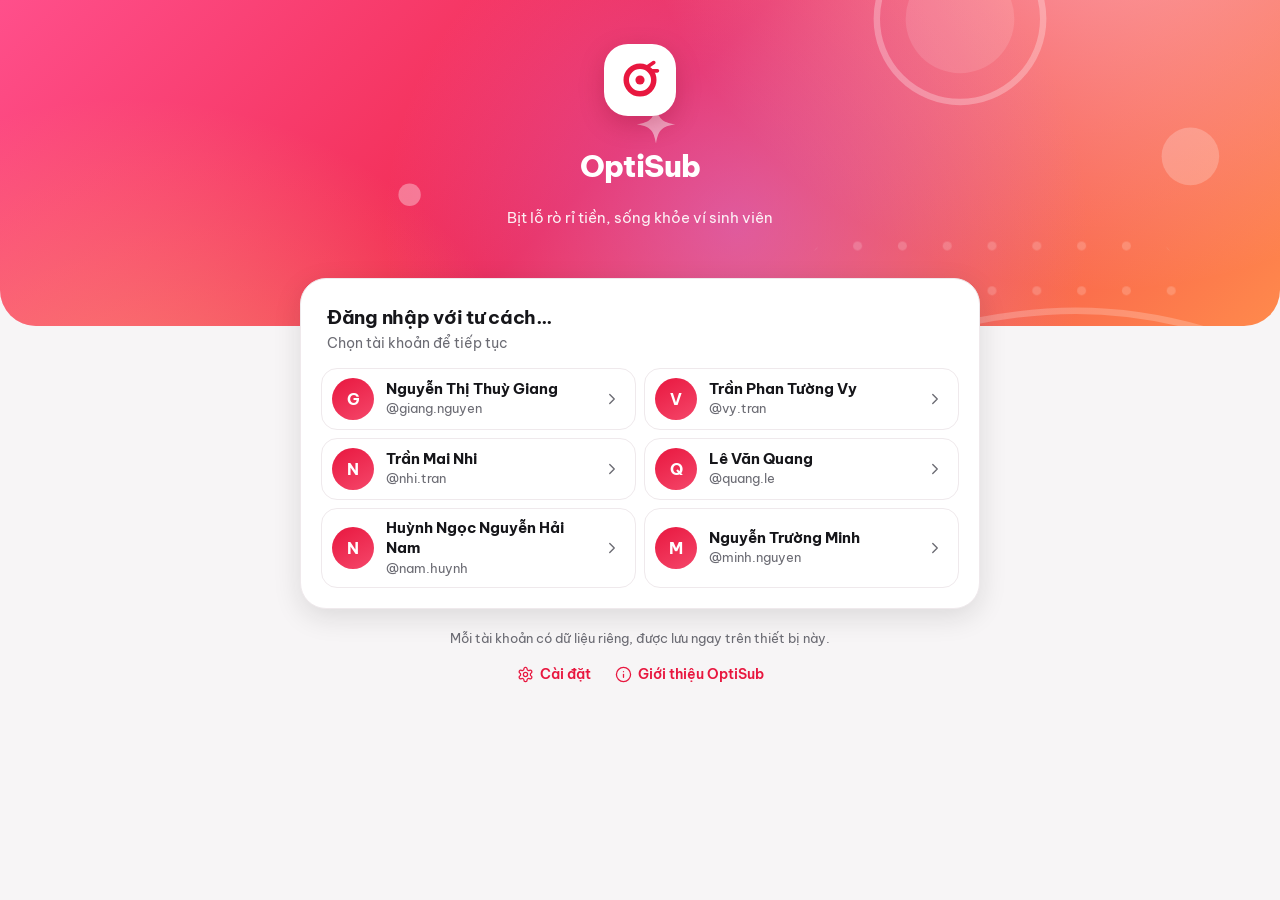
<file: app/index.html>
<!doctype html>
<html lang="vi">
  <head>
    <meta charset="utf-8" />
    <meta
      name="viewport"
      content="width=device-width, initial-scale=1, viewport-fit=cover"
    />
    <title>OptiSub — Cố vấn chi tiêu số cho sinh viên</title>
    <meta
      name="description"
      content="Cố vấn chi tiêu số cho sinh viên: theo dõi gói đăng ký, học phí, khoản chia chung và nợ bạn bè."
    />
    <meta
      name="theme-color"
      content="#f0284d"
      media="(prefers-color-scheme: light)"
    />
    <meta
      name="theme-color"
      content="#111114"
      media="(prefers-color-scheme: dark)"
    />
    <link rel="icon" type="image/svg+xml" href="../assets/favicon.svg" />
    <link rel="icon" type="image/png" sizes="32x32" href="../assets/icon-32.png" />
    <link rel="apple-touch-icon" href="../assets/icon-180.png" />
    <link rel="manifest" href="../manifest.webmanifest" />
    <meta property="og:title" content="OptiSub — Bịt lỗ rò rỉ tiền" />
    <meta
      property="og:description"
      content="Cố vấn chi tiêu số cho sinh viên: sống khỏe ví, không còn mất tiền oan."
    />
    <meta
      property="og:image"
      content="https://thuygiang-dev.github.io/optisub.v1/assets/poster.png"
    />
    <link rel="preconnect" href="https://fonts.googleapis.com" />
    <link rel="preconnect" href="https://fonts.gstatic.com" crossorigin />
    <link
      href="https://fonts.googleapis.com/css2?family=Be+Vietnam+Pro:wght@400;500;600;700;800&display=swap"
      rel="stylesheet"
    />
    <script>
      try {
        const t = localStorage.getItem("optisub.theme");
        if (t === "light" || t === "dark")
          document.documentElement.dataset.theme = t;
      } catch (e) {}
    </script>
    <link rel="stylesheet" href="../css/tokens.css" />
    <link rel="stylesheet" href="../css/base.css" />
    <link rel="stylesheet" href="../css/header.css" />
    <link rel="stylesheet" href="../css/components.css" />
    <link rel="stylesheet" href="../css/overlays.css" />
    <link rel="stylesheet" href="../css/features.css" />
    <link rel="stylesheet" href="../css/responsive.css" />
    <link rel="stylesheet" href="../css/utilities.css" />
    <script type="module" src="../js/main.js"></script>
  </head>
  <body>
    <header class="hdr" id="hdr"></header>
    <main id="view"></main>
    <nav class="nav" id="nav" aria-label="Điều hướng chính"></nav>
    <dialog id="dlg"></dialog>
    <div
      class="toast"
      id="toast"
      role="status"
      aria-live="polite"
      data-act="toast-close"
    ></div>
    <div class="push" id="push" role="status" aria-live="polite"></div>
  </body>
</html>
</file>
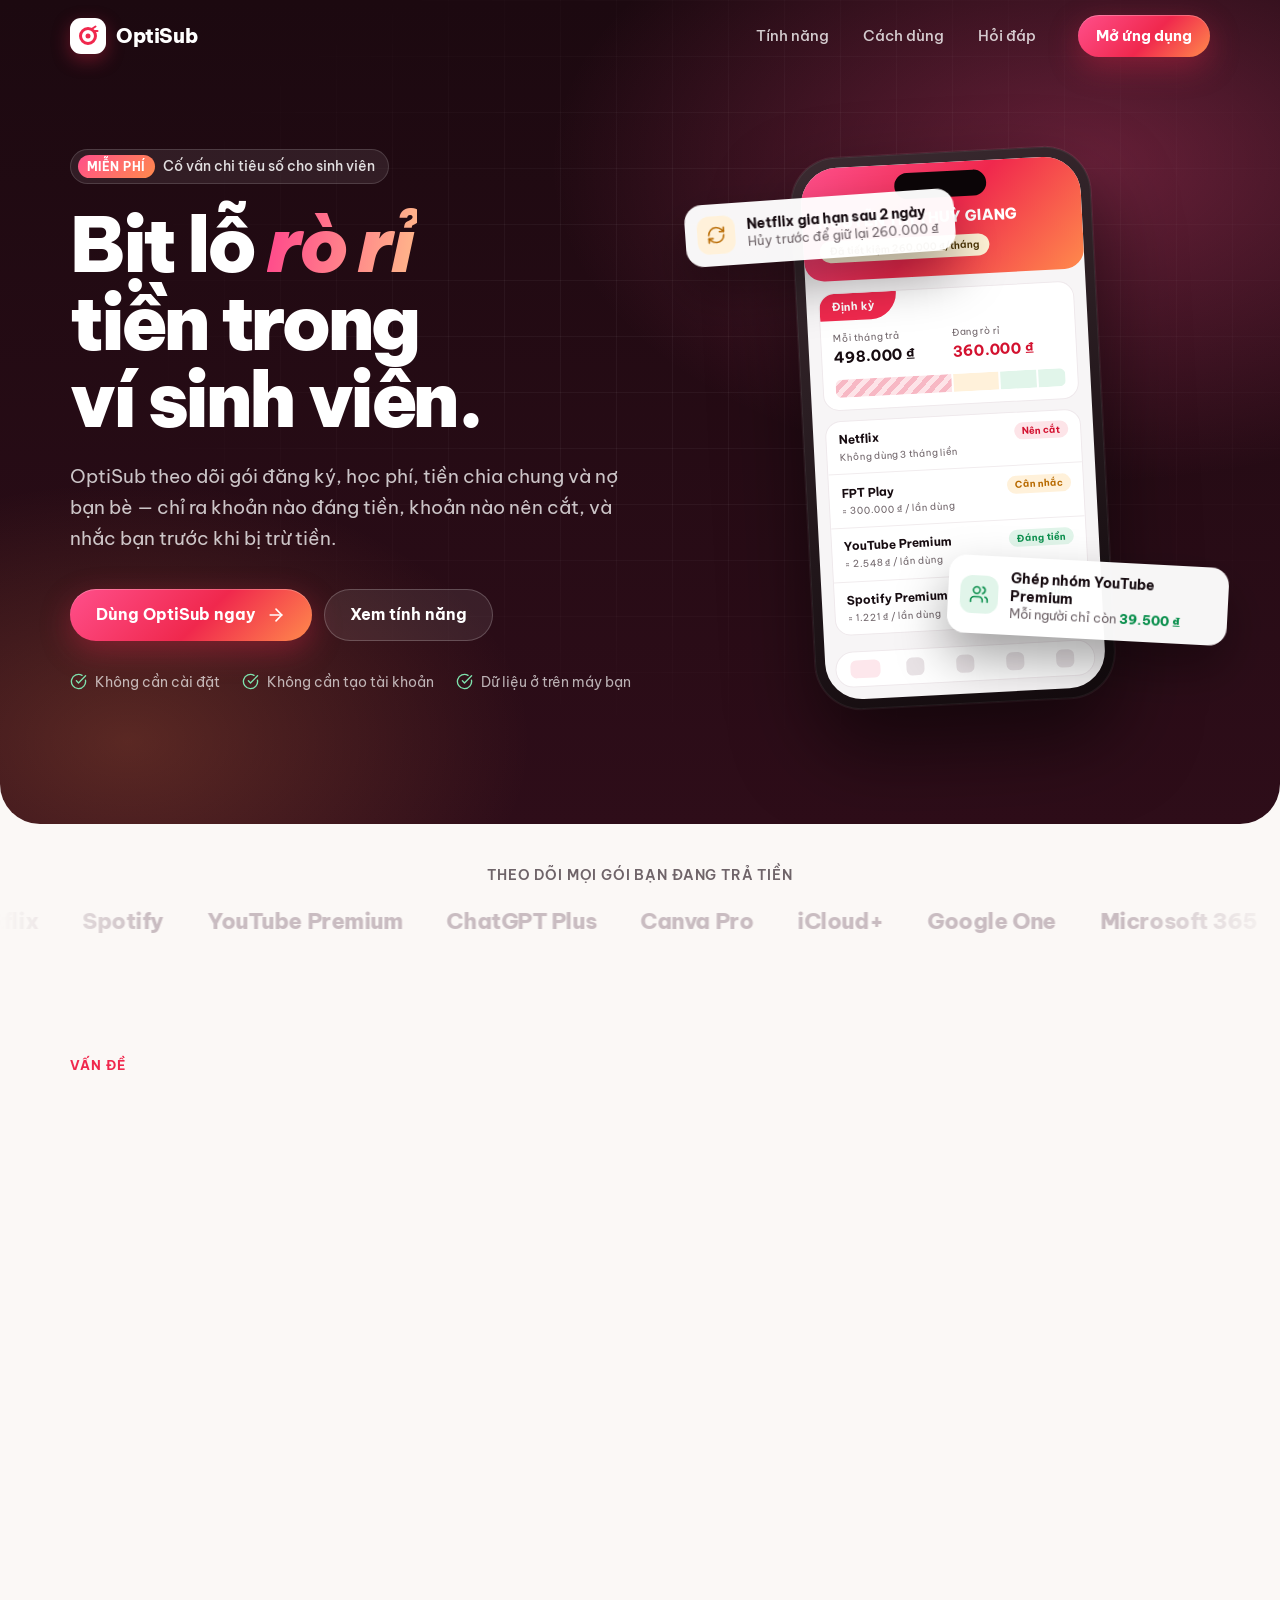
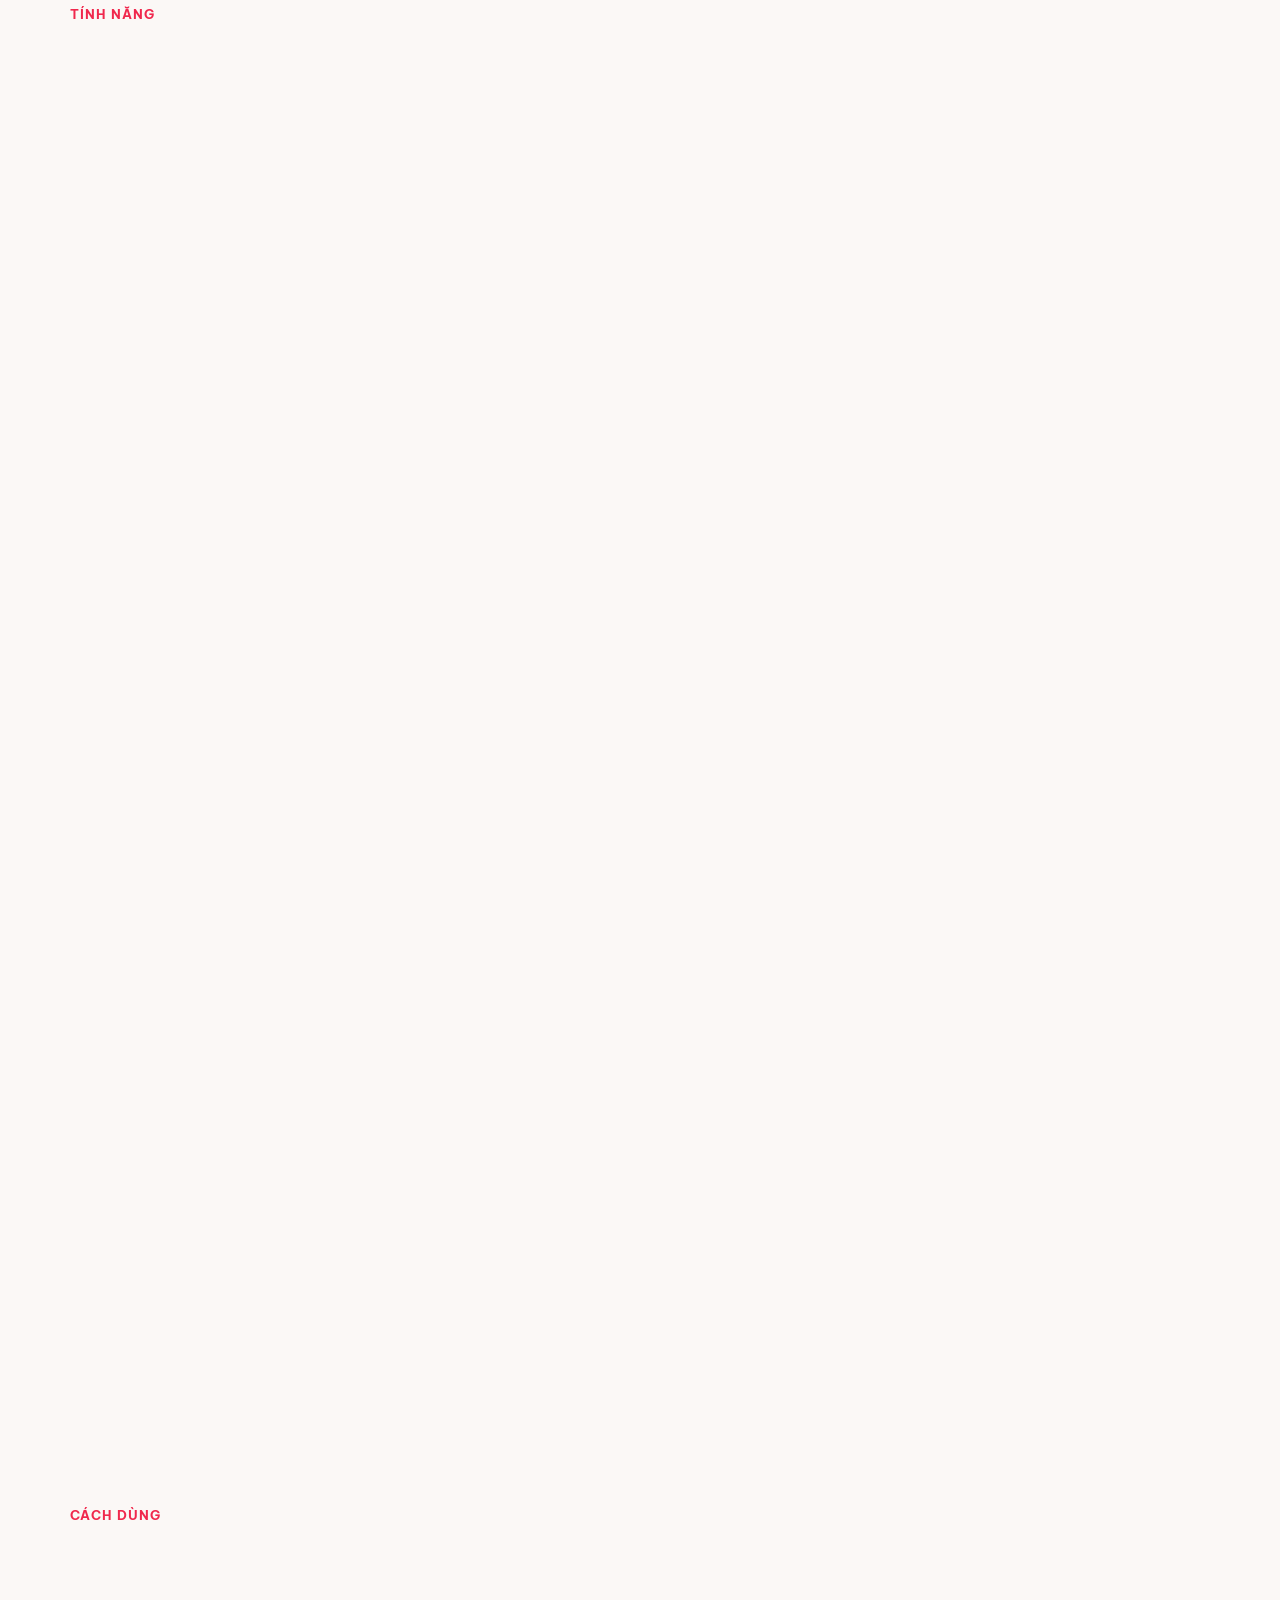
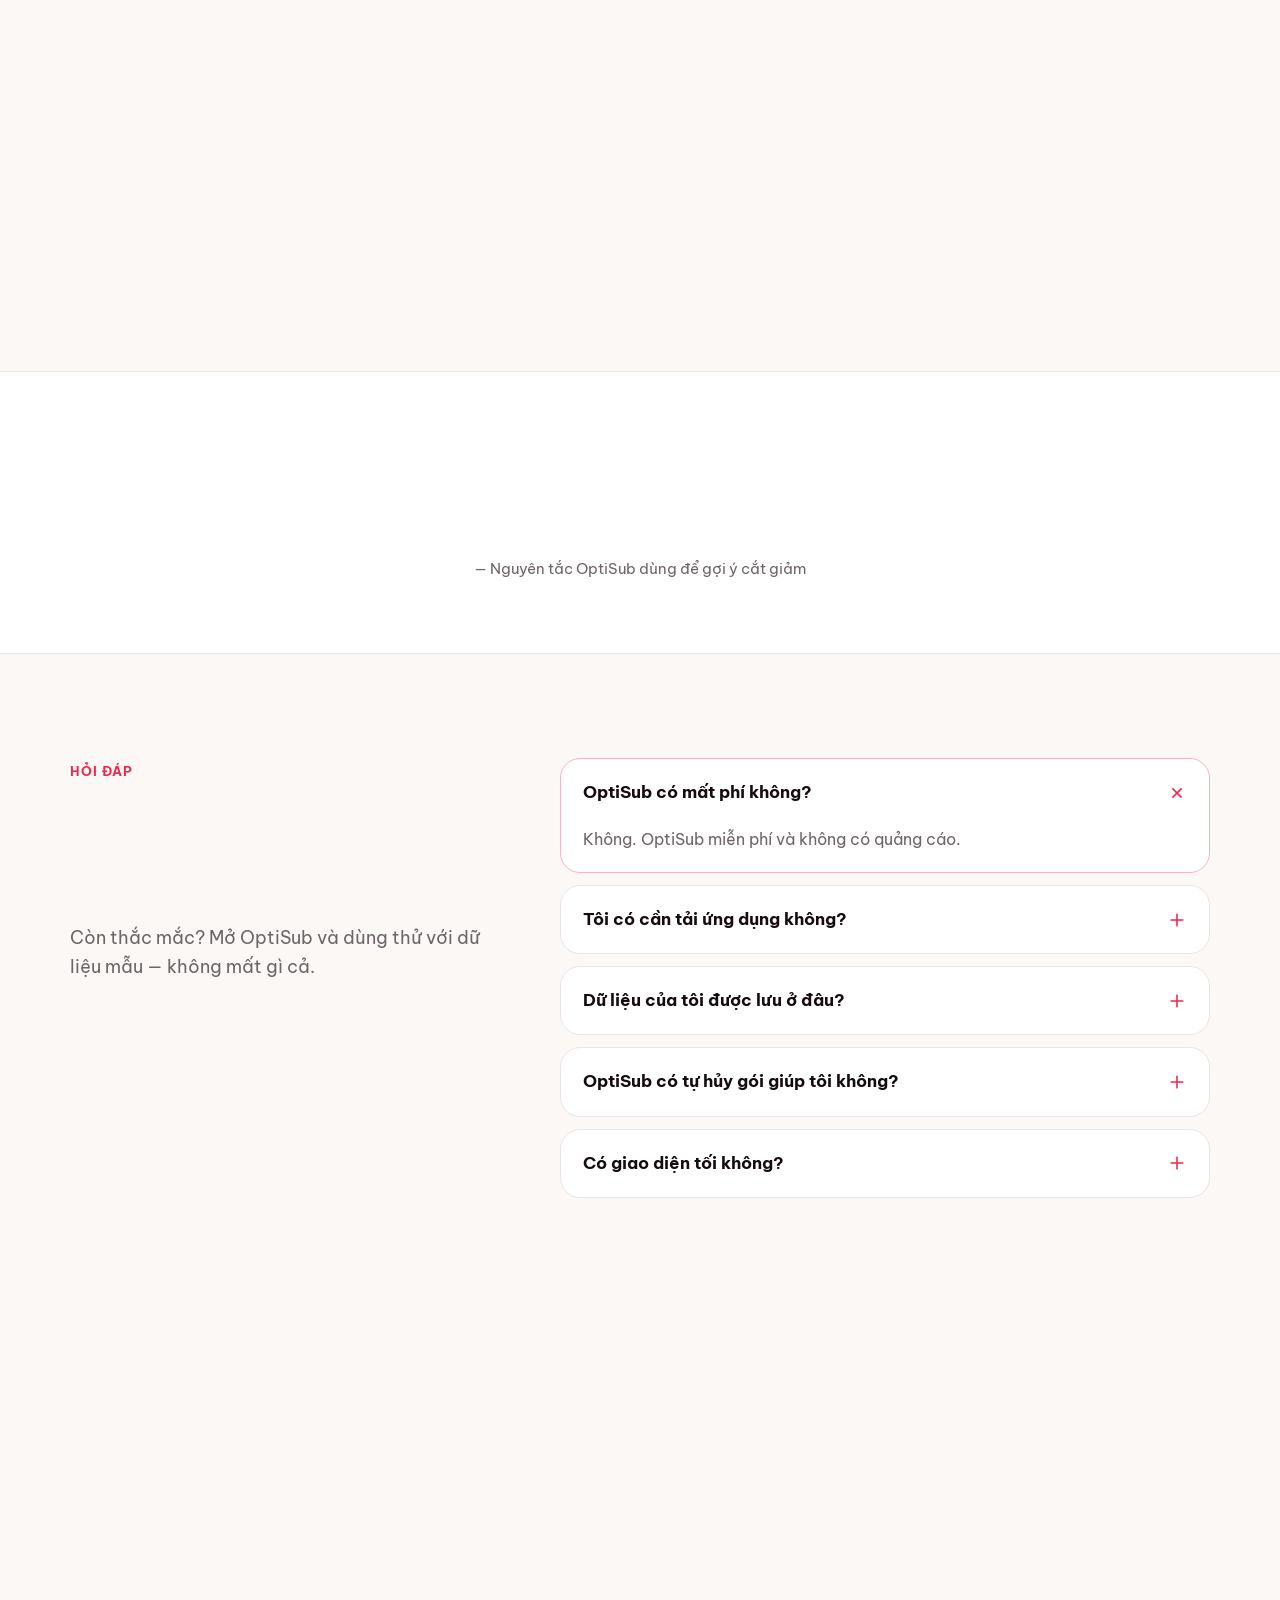
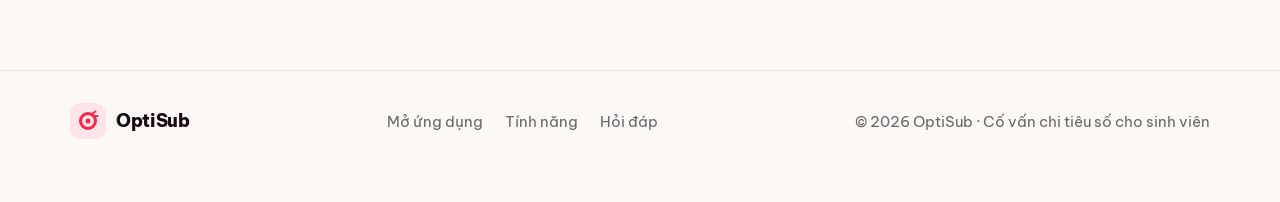
<file: gioi-thieu/index.html>
<!doctype html>
<html lang="vi">
  <head>
    <meta charset="utf-8" />
    <title>OptiSub</title>
    <meta http-equiv="refresh" content="0; url=../" />
    <link rel="canonical" href="../" />
  </head>
  <body>
    <p>Trang giới thiệu đã chuyển về <a href="../">trang chủ OptiSub</a>.</p>
  </body>
</html>
</file>
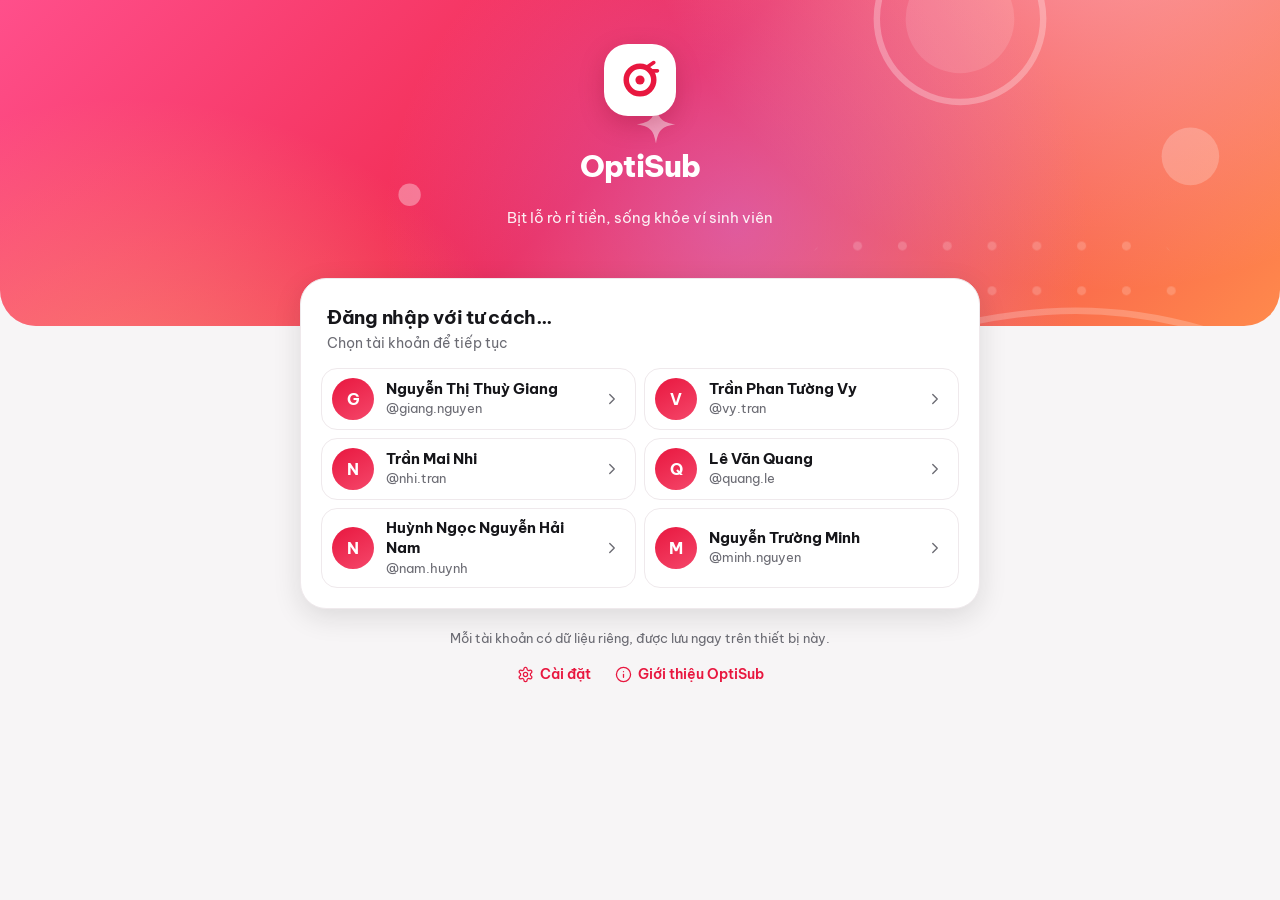
<file: app/ban-be/index.html>
<!doctype html>
<!-- Tạo tự động từ app/index.html bởi scripts/build-pages.py — đừng sửa trực tiếp -->
<html lang="vi">
  <head>
    <meta charset="utf-8" />
    <meta
      name="viewport"
      content="width=device-width, initial-scale=1, viewport-fit=cover"
    />
    <title>OptiSub — Cố vấn chi tiêu số cho sinh viên</title>
    <meta
      name="description"
      content="Cố vấn chi tiêu số cho sinh viên: theo dõi gói đăng ký, học phí, khoản chia chung và nợ bạn bè."
    />
    <meta
      name="theme-color"
      content="#f0284d"
      media="(prefers-color-scheme: light)"
    />
    <meta
      name="theme-color"
      content="#111114"
      media="(prefers-color-scheme: dark)"
    />
    <link rel="icon" type="image/svg+xml" href="../../assets/favicon.svg" />
    <link rel="icon" type="image/png" sizes="32x32" href="../../assets/icon-32.png" />
    <link rel="apple-touch-icon" href="../../assets/icon-180.png" />
    <link rel="manifest" href="../../manifest.webmanifest" />
    <meta property="og:title" content="OptiSub — Bịt lỗ rò rỉ tiền" />
    <meta
      property="og:description"
      content="Cố vấn chi tiêu số cho sinh viên: sống khỏe ví, không còn mất tiền oan."
    />
    <meta
      property="og:image"
      content="https://thuygiang-dev.github.io/optisub.v1/assets/poster.png"
    />
    <link rel="preconnect" href="https://fonts.googleapis.com" />
    <link rel="preconnect" href="https://fonts.gstatic.com" crossorigin />
    <link
      href="https://fonts.googleapis.com/css2?family=Be+Vietnam+Pro:wght@400;500;600;700;800&display=swap"
      rel="stylesheet"
    />
    <script>
      try {
        const t = localStorage.getItem("optisub.theme");
        if (t === "light" || t === "dark")
          document.documentElement.dataset.theme = t;
      } catch (e) {}
    </script>
    <link rel="stylesheet" href="../../css/tokens.css" />
    <link rel="stylesheet" href="../../css/base.css" />
    <link rel="stylesheet" href="../../css/header.css" />
    <link rel="stylesheet" href="../../css/components.css" />
    <link rel="stylesheet" href="../../css/overlays.css" />
    <link rel="stylesheet" href="../../css/features.css" />
    <link rel="stylesheet" href="../../css/responsive.css" />
    <link rel="stylesheet" href="../../css/utilities.css" />
    <script type="module" src="../../js/main.js"></script>
  </head>
  <body>
    <header class="hdr" id="hdr"></header>
    <main id="view"></main>
    <nav class="nav" id="nav" aria-label="Điều hướng chính"></nav>
    <dialog id="dlg"></dialog>
    <div
      class="toast"
      id="toast"
      role="status"
      aria-live="polite"
      data-act="toast-close"
    ></div>
    <div class="push" id="push" role="status" aria-live="polite"></div>
  </body>
</html>
</file>
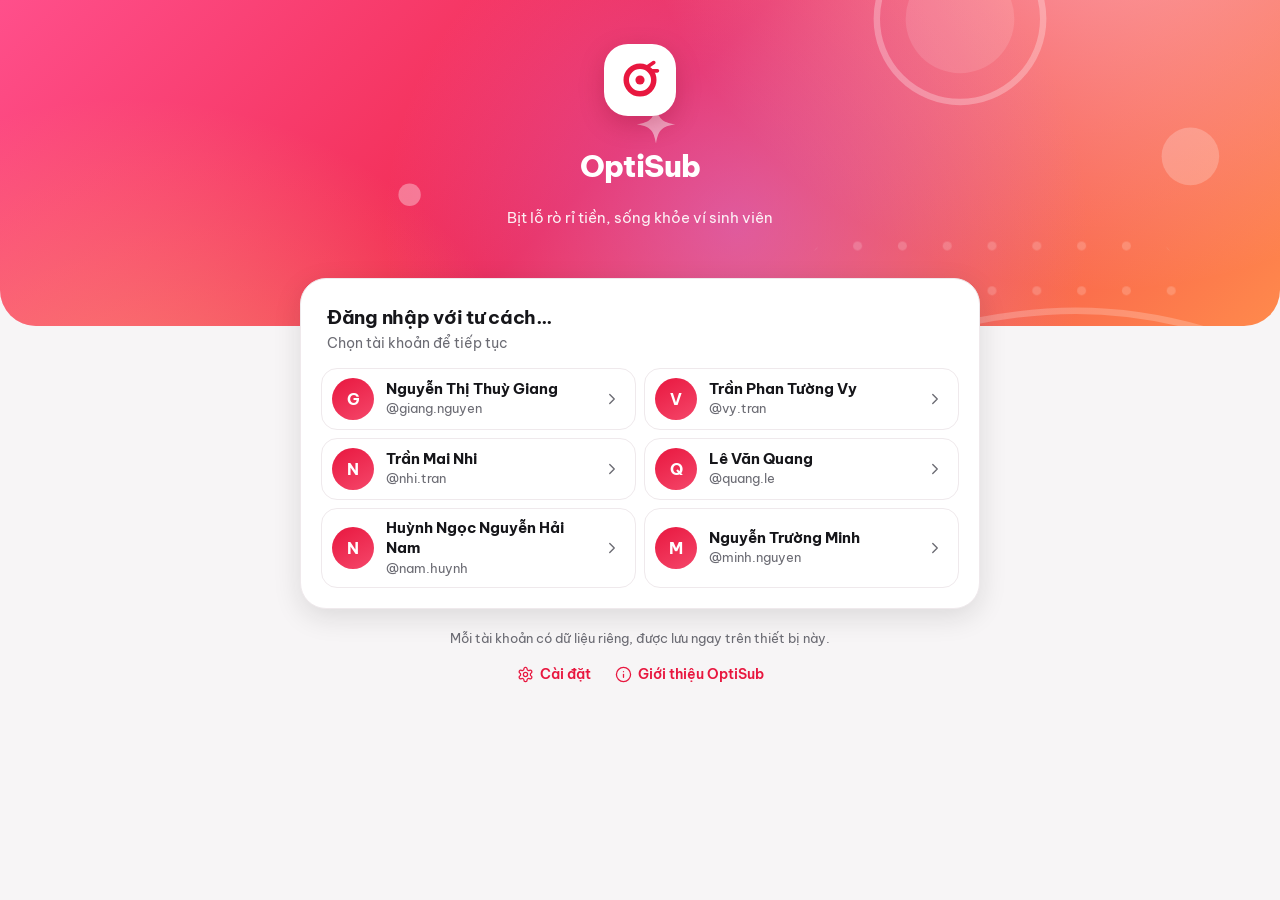
<file: app/sinh-vien/chia-tien/index.html>
<!doctype html>
<!-- Tạo tự động từ app/index.html bởi scripts/build-pages.py — đừng sửa trực tiếp -->
<html lang="vi">
  <head>
    <meta charset="utf-8" />
    <meta
      name="viewport"
      content="width=device-width, initial-scale=1, viewport-fit=cover"
    />
    <title>OptiSub — Cố vấn chi tiêu số cho sinh viên</title>
    <meta
      name="description"
      content="Cố vấn chi tiêu số cho sinh viên: theo dõi gói đăng ký, học phí, khoản chia chung và nợ bạn bè."
    />
    <meta
      name="theme-color"
      content="#f0284d"
      media="(prefers-color-scheme: light)"
    />
    <meta
      name="theme-color"
      content="#111114"
      media="(prefers-color-scheme: dark)"
    />
    <link rel="icon" type="image/svg+xml" href="../../../assets/favicon.svg" />
    <link rel="icon" type="image/png" sizes="32x32" href="../../../assets/icon-32.png" />
    <link rel="apple-touch-icon" href="../../../assets/icon-180.png" />
    <link rel="manifest" href="../../../manifest.webmanifest" />
    <meta property="og:title" content="OptiSub — Bịt lỗ rò rỉ tiền" />
    <meta
      property="og:description"
      content="Cố vấn chi tiêu số cho sinh viên: sống khỏe ví, không còn mất tiền oan."
    />
    <meta
      property="og:image"
      content="https://thuygiang-dev.github.io/optisub.v1/assets/poster.png"
    />
    <link rel="preconnect" href="https://fonts.googleapis.com" />
    <link rel="preconnect" href="https://fonts.gstatic.com" crossorigin />
    <link
      href="https://fonts.googleapis.com/css2?family=Be+Vietnam+Pro:wght@400;500;600;700;800&display=swap"
      rel="stylesheet"
    />
    <script>
      try {
        const t = localStorage.getItem("optisub.theme");
        if (t === "light" || t === "dark")
          document.documentElement.dataset.theme = t;
      } catch (e) {}
    </script>
    <link rel="stylesheet" href="../../../css/tokens.css" />
    <link rel="stylesheet" href="../../../css/base.css" />
    <link rel="stylesheet" href="../../../css/header.css" />
    <link rel="stylesheet" href="../../../css/components.css" />
    <link rel="stylesheet" href="../../../css/overlays.css" />
    <link rel="stylesheet" href="../../../css/features.css" />
    <link rel="stylesheet" href="../../../css/responsive.css" />
    <link rel="stylesheet" href="../../../css/utilities.css" />
    <script type="module" src="../../../js/main.js"></script>
  </head>
  <body>
    <header class="hdr" id="hdr"></header>
    <main id="view"></main>
    <nav class="nav" id="nav" aria-label="Điều hướng chính"></nav>
    <dialog id="dlg"></dialog>
    <div
      class="toast"
      id="toast"
      role="status"
      aria-live="polite"
      data-act="toast-close"
    ></div>
    <div class="push" id="push" role="status" aria-live="polite"></div>
  </body>
</html>
</file>
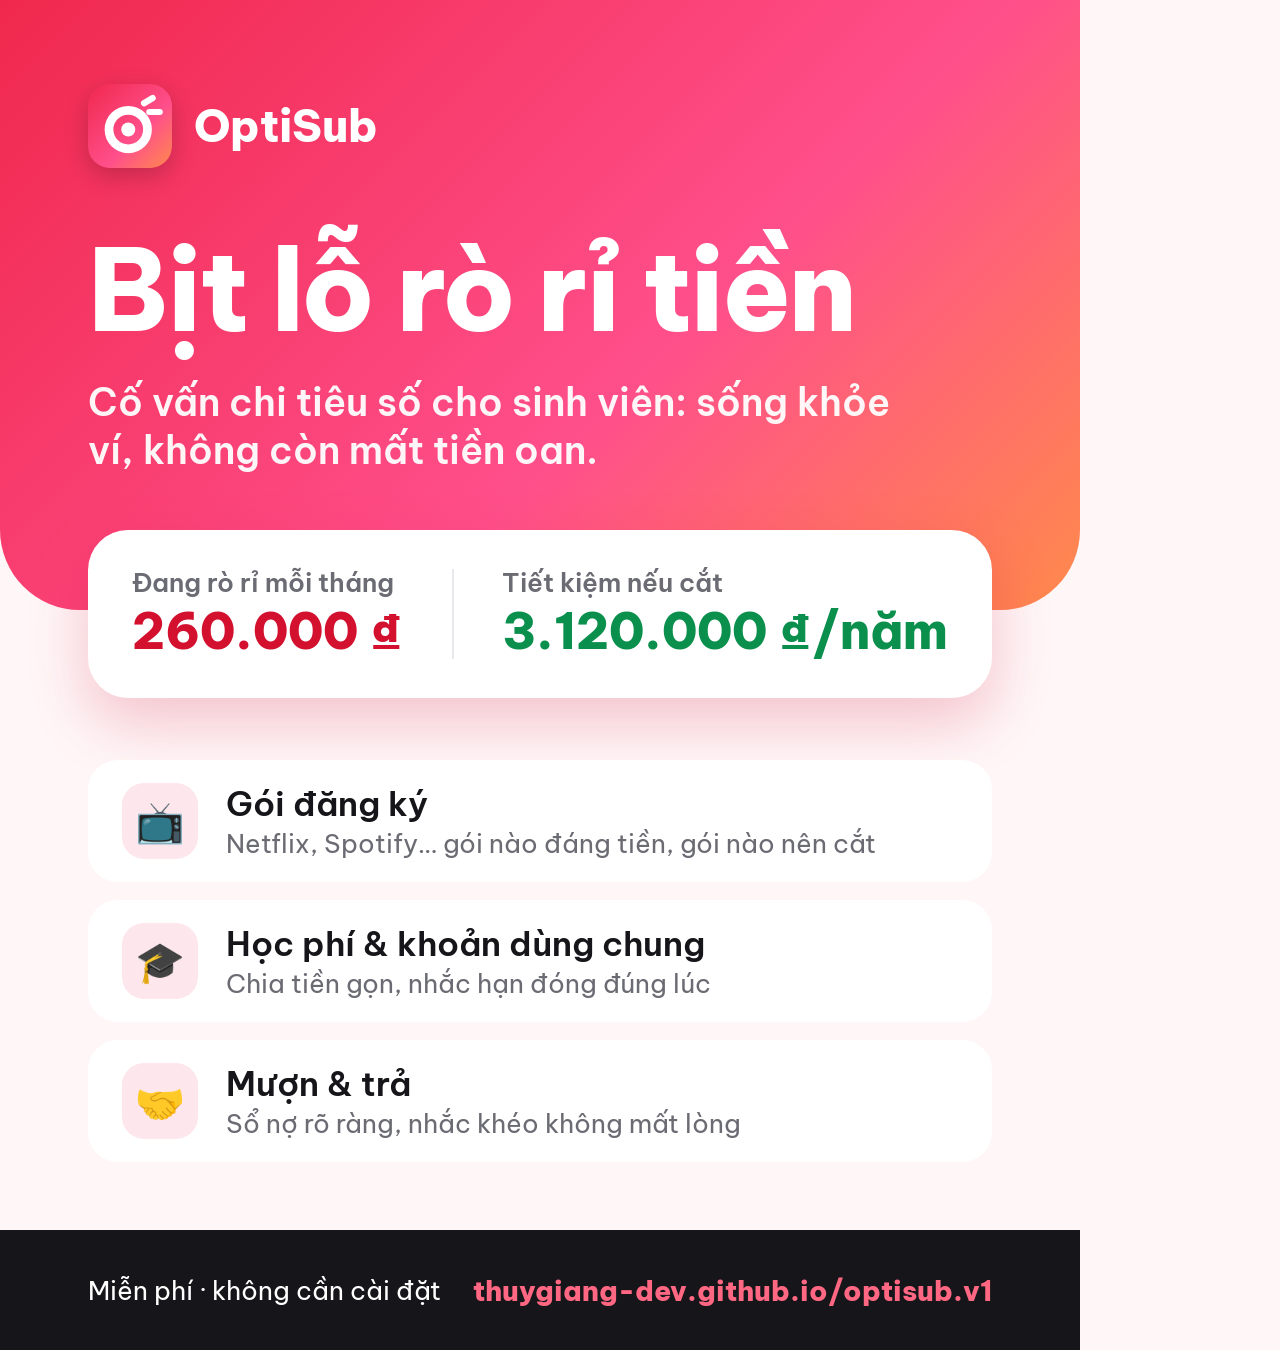
<file: assets/poster.html>
<!doctype html><html lang="vi"><head><meta charset="utf-8">
<link href="https://fonts.googleapis.com/css2?family=Be+Vietnam+Pro:wght@400;600;800&display=swap" rel="stylesheet">
<style>
*{box-sizing:border-box;margin:0}
body{width:1080px;height:1350px;font-family:'Be Vietnam Pro',system-ui,sans-serif;color:#16161A;background:#FFF6F7;position:relative;overflow:hidden}
.top{height:610px;background:linear-gradient(135deg,#F0284D 0%,#FF4F8B 60%,#FF8A4C 100%);color:#fff;padding:84px 88px;position:relative;border-radius:0 0 80px 80px}
.brand{display:flex;align-items:center;gap:22px;font-weight:800;font-size:44px}
.brand img{width:84px;height:84px;border-radius:22px;box-shadow:0 8px 24px rgba(0,0,0,.2)}
h1{font-weight:800;font-size:112px;line-height:1.05;margin-top:64px;letter-spacing:-2px}
.sub{font-size:38px;font-weight:600;margin-top:28px;opacity:.95;max-width:820px}
.card{position:absolute;left:88px;right:88px;top:530px;background:#fff;border-radius:40px;padding:36px 44px;box-shadow:0 24px 60px rgba(200,15,51,.22);display:flex;justify-content:space-between;align-items:center}
.card small{display:block;font-size:26px;color:#6B6B73;font-weight:600}
.card b{white-space:nowrap;font-size:50px;font-weight:800;color:#D3112F}
.card .ok b{color:#0B8F4D}
.sep{width:2px;height:90px;background:#E8E8EC}
.feats{position:absolute;top:760px;left:88px;right:88px;display:grid;gap:18px}
.f{display:flex;align-items:center;gap:28px;background:#fff;border-radius:30px;padding:22px 34px;font-size:34px;font-weight:600}
.f i{font-style:normal;width:76px;height:76px;border-radius:22px;background:#FDE7EC;display:grid;place-items:center;font-size:40px}
.f span{display:block;font-size:26px;font-weight:400;color:#6B6B73;margin-top:2px}
.foot{position:absolute;bottom:0;left:0;right:0;height:120px;white-space:nowrap;background:#16161A;color:#fff;display:flex;align-items:center;justify-content:space-between;padding:0 88px;font-size:26px}
.foot b{font-weight:800;font-size:28px;color:#FF6782}
</style></head><body>
<div class="top">
  <div class="brand"><img src="favicon.svg">OptiSub</div>
  <h1>Bịt lỗ rò rỉ tiền</h1>
  <p class="sub">Cố vấn chi tiêu số cho sinh viên: sống khỏe ví, không còn mất tiền oan.</p>
</div>
<div class="card">
  <div><small>Đang rò rỉ mỗi tháng</small><b>260.000 ₫</b></div>
  <div class="sep"></div>
  <div class="ok"><small>Tiết kiệm nếu cắt</small><b>3.120.000 ₫/năm</b></div>
</div>
<div class="feats">
  <div class="f"><i>📺</i><div>Gói đăng ký<span>Netflix, Spotify… gói nào đáng tiền, gói nào nên cắt</span></div></div>
  <div class="f"><i>🎓</i><div>Học phí &amp; khoản dùng chung<span>Chia tiền gọn, nhắc hạn đóng đúng lúc</span></div></div>
  <div class="f"><i>🤝</i><div>Mượn &amp; trả<span>Sổ nợ rõ ràng, nhắc khéo không mất lòng</span></div></div>
</div>
<div class="foot"><span>Miễn phí · không cần cài đặt</span><b>thuygiang-dev.github.io/optisub.v1</b></div>
</body></html>
</file>
<file: css/tokens.css>
/* Design tokens — màu sáng ở :root, màu tối ghi đè ở hai khối bên dưới
   (theo hệ điều hành, hoặc ép bằng data-theme="dark"). */
:root {
  --brand: #e8173f;
  --brand-2: #f5476a;
  --brand-deep: #c80f33;
  --brand-soft: #fde7ec;
  --ring: #fbe4e9;
  --hdr-a: #f0284d;
  --hdr-b: #ff4f8b;
  --hdr-c: #ff8a4c;
  --bg: #f7f5f6;
  --surface: #ffffff;
  --surface-2: #f2f0f3;
  --ink: #16161a;
  --muted: #6b6b73;
  --line: #e7e4e8;
  --card-border: #efe9ec;
  --accent: var(--brand);
  --accent-soft: var(--brand-soft);
  --on-accent: #ffffff;
  --leak: #d3112f;
  --leak-soft: #fde4e8;
  --warn: #b86a00;
  --warn-soft: #fff1da;
  --ok: #0b8f4d;
  --ok-soft: #e1f5ea;
  --trial: #0c7d9c;
  --trial-soft: #dff2f8;
  --nav-bg: rgba(255, 255, 255, 0.9);
  --hover: rgba(22, 22, 26, 0.04);
  --shadow-sm: 0 1px 2px rgba(22, 22, 26, 0.04), 0 2px 10px rgba(22, 22, 26, 0.04);
  --shadow: 0 8px 28px rgba(22, 22, 26, 0.12);
  --shadow-brand: 0 6px 16px rgba(232, 23, 63, 0.25);

  --radius-sm: 12px;
  --radius: 16px;
  --radius-lg: 20px;
  --radius-xl: 26px;
  --pill: 999px;
  --gutter: 16px;
  --content: 560px;
  --ease: cubic-bezier(0.2, 0.8, 0.2, 1);
  --fast: 0.15s;

  color-scheme: light;
  box-sizing: border-box;
  padding-bottom: env(safe-area-inset-bottom, 0px);
}
@media (prefers-color-scheme: dark) {
  :root:not([data-theme="light"]) {
    --brand: #ff3b5f;
    --brand-2: #ff6782;
    --brand-deep: #e8173f;
    --brand-soft: #3a1720;
    --ring: #3a1c24;
    --hdr-a: #b30d33;
    --hdr-b: #c2185b;
    --hdr-c: #d9542b;
    --bg: #111114;
    --surface: #1b1b20;
    --surface-2: #26262c;
    --ink: #f1f1f4;
    --muted: #a0a0aa;
    --line: #2e2e35;
    --card-border: #26262d;
    --on-accent: #ffffff;
    --leak: #ff6b80;
    --leak-soft: #3b1a21;
    --warn: #f2a93b;
    --warn-soft: #3a2c14;
    --ok: #3ccb86;
    --ok-soft: #14321f;
    --trial: #55c6e3;
    --trial-soft: #13303a;
    --nav-bg: rgba(30, 30, 36, 0.9);
    --hover: rgba(255, 255, 255, 0.05);
    --shadow-sm: 0 1px 2px rgba(0, 0, 0, 0.3);
    --shadow: 0 8px 28px rgba(0, 0, 0, 0.45);
    --shadow-brand: 0 6px 16px rgba(0, 0, 0, 0.35);
    color-scheme: dark;
  }
}
:root[data-theme="dark"] {
  --brand: #ff3b5f;
  --brand-2: #ff6782;
  --brand-deep: #e8173f;
  --brand-soft: #3a1720;
  --ring: #3a1c24;
  --hdr-a: #b30d33;
  --hdr-b: #c2185b;
  --hdr-c: #d9542b;
  --bg: #111114;
  --surface: #1b1b20;
  --surface-2: #26262c;
  --ink: #f1f1f4;
  --muted: #a0a0aa;
  --line: #2e2e35;
  --card-border: #26262d;
  --on-accent: #ffffff;
  --leak: #ff6b80;
  --leak-soft: #3b1a21;
  --warn: #f2a93b;
  --warn-soft: #3a2c14;
  --ok: #3ccb86;
  --ok-soft: #14321f;
  --trial: #55c6e3;
  --trial-soft: #13303a;
  --nav-bg: rgba(30, 30, 36, 0.9);
  --hover: rgba(255, 255, 255, 0.05);
  --shadow-sm: 0 1px 2px rgba(0, 0, 0, 0.3);
  --shadow: 0 8px 28px rgba(0, 0, 0, 0.45);
  --shadow-brand: 0 6px 16px rgba(0, 0, 0, 0.35);
  color-scheme: dark;
}
</file>
<file: css/base.css>
/* ===== Reset & typography ===== */
*,
*::before,
*::after {
  box-sizing: inherit;
}
html,
body {
  background: var(--bg);
}
body {
  margin: 0;
  color: var(--ink);
  font-family:
    "Be Vietnam Pro",
    system-ui,
    -apple-system,
    "Segoe UI",
    Roboto,
    sans-serif;
  font-size: 15px;
  line-height: 1.5;
  -webkit-font-smoothing: antialiased;
  -webkit-tap-highlight-color: transparent;
  /* Chữ dài liền mạch (tên gói, ghi chú…) được ngắt dòng thay vì làm tràn layout */
  overflow-wrap: anywhere;
}
/* Nút, nhãn ngắn: giữ nguyên từ, không ngắt giữa chữ */
.btn,
.chip,
.badge,
.corner,
.legend,
.freq button,
.segc button,
.strip button,
.nav,
.theme-opt,
.util,
.toast-x {
  overflow-wrap: normal;
}
button,
input,
select,
textarea {
  font: inherit;
  color: inherit;
}
button {
  touch-action: manipulation;
}
[hidden] {
  display: none !important;
}
::selection {
  background: var(--brand-soft);
}
.num {
  font-variant-numeric: tabular-nums;
}
:focus-visible {
  outline: 2px solid var(--brand);
  outline-offset: 2px;
}
svg.i {
  width: 22px;
  height: 22px;
  flex: none;
  fill: none;
  stroke: currentColor;
  stroke-width: 1.8;
  stroke-linecap: round;
  stroke-linejoin: round;
}
h1,
h2,
h3 {
  margin: 0;
  letter-spacing: -0.015em;
  text-wrap: balance;
}
h2 {
  font-size: 21px;
  font-weight: 700;
}
h3 {
  font-size: 17px;
  font-weight: 700;
}
.sub {
  color: var(--muted);
  font-size: 14px;
  margin: 4px 0 0;
}
.hint {
  font-size: 12.5px;
  color: var(--muted);
  font-weight: 400;
}

/* ===== Layout ===== */
main {
  max-width: var(--content);
  margin: 0 auto;
  padding: 20px var(--gutter) calc(env(safe-area-inset-bottom, 0px) + 120px);
}
/* Tiêu đề mục: [tiêu đề][nút] trên một hàng, mô tả xuống hàng dưới full rộng */
.sec-head {
  display: grid;
  grid-template-columns: minmax(0, 1fr) auto;
  align-items: center;
  column-gap: 12px;
  margin: 32px 4px 14px;
}
.sec-head:first-child {
  margin-top: 4px;
}
.sec-head > div {
  display: contents;
}
.sec-head h2,
.sec-head h3 {
  grid-column: 1;
  grid-row: 1;
}
.sec-head > .btn,
.sec-head > .link {
  grid-column: 2;
  grid-row: 1;
}
.sec-head .sub {
  grid-column: 1 / -1;
  grid-row: 2;
}

/* ===== Hiệu ứng chung ===== */
#view.view-in {
  animation: view-in 0.24s var(--ease);
}
@keyframes view-in {
  from {
    opacity: 0;
    transform: translateY(10px);
  }
}
@keyframes rise-in {
  from {
    opacity: 0;
    transform: translateY(6px);
  }
}
@keyframes shimmer {
  to {
    background-position: -200% 0;
  }
}
@keyframes spin {
  to {
    transform: rotate(360deg);
  }
}
@media (prefers-reduced-motion: reduce) {
  *,
  *::before,
  *::after {
    animation-duration: 0.01ms !important;
    animation-iteration-count: 1 !important;
    transition-duration: 0.01ms !important;
  }
}

/* Tiêu đề / dòng chữ có icon phía trước */
.h-ic {
  display: flex;
  align-items: center;
  gap: 8px;
}
.h-ic > svg.i {
  width: 20px;
  height: 20px;
  color: var(--brand);
}
.row {
  display: flex;
  gap: 8px;
  align-items: center;
  flex-wrap: wrap;
}
.row.between {
  justify-content: space-between;
}
.center {
  display: flex;
  justify-content: center;
  margin-top: 22px;
}
.grid {
  display: grid;
  grid-template-columns: minmax(0, 1fr);
  gap: 12px;
}
.g2 {
  grid-template-columns: 1fr 1fr;
}
.link {
  border: 0;
  background: none;
  color: var(--brand);
  font-weight: 600;
  font-size: 14px;
  cursor: pointer;
  padding: 6px 8px;
  border-radius: 8px;
}
@media (hover: hover) {
  .link:hover {
    background: var(--brand-soft);
  }
}
</file>
<file: css/header.css>
/* ===== Header gradient ===== */
.hdr {
  position: relative;
  overflow: hidden;
  overflow: clip;
  background: linear-gradient(
    135deg,
    var(--hdr-b) 0%,
    var(--hdr-a) 48%,
    var(--hdr-c) 100%
  );
  color: #fff;
  padding-top: env(safe-area-inset-top, 0px);
}
.hdr:not(.has-strip) {
  border-radius: 0 0 28px 28px;
}
.hdr-deco {
  position: absolute;
  inset: 0;
  width: 100%;
  height: 100%;
  pointer-events: none;
}
.hdr-inner {
  position: relative;
  max-width: var(--content);
  margin: 0 auto;
  padding: 26px 20px 24px;
  display: flex;
  align-items: flex-start;
  gap: 12px;
}
.hdr-inner > div:first-child {
  min-width: 0;
  flex: 1;
}
.hdr.has-strip .hdr-inner {
  padding-bottom: 16px;
}
.hdr-title {
  font-size: 24px;
  font-weight: 800;
  letter-spacing: 0;
  line-height: 1.2;
  text-transform: uppercase;
  margin: 0;
}
.hdr-title.page {
  text-transform: none;
  letter-spacing: -0.015em;
}
.hdr-sub {
  text-wrap: balance;
  margin: 6px 0 0;
  font-size: 14px;
  opacity: 0.9;
}
.hdr-actions {
  margin-left: auto;
  display: flex;
  gap: 8px;
  flex: none;
}

/* Huy hiệu tiết kiệm dưới tên */
.badge {
  margin-top: 12px;
  display: inline-flex;
  align-items: center;
  gap: 8px;
  max-width: 100%;
  white-space: nowrap;
  padding: 5px 12px 5px 5px;
  border-radius: var(--pill);
  border: 0;
  cursor: pointer;
  background: linear-gradient(90deg, #ffe7b8, #fff6e0);
  color: #4a3200;
  font-weight: 600;
  font-size: 13.5px;
  box-shadow: 0 2px 6px rgba(120, 0, 20, 0.18);
  transition: transform var(--fast) var(--ease);
}
.badge:active {
  transform: scale(0.97);
}
.badge .em {
  width: 26px;
  height: 26px;
  border-radius: 50%;
  background: linear-gradient(160deg, #f7a21b, #e36414);
  color: #fff;
  display: grid;
  place-items: center;
}
.badge .em svg.i {
  width: 16px;
  height: 16px;
  stroke-width: 2;
}
.badge svg {
  width: 15px;
  height: 15px;
  stroke-width: 2.4;
}

/* Nút tròn trên header */
.round {
  position: relative;
  width: 44px;
  height: 44px;
  border-radius: 50%;
  border: 0;
  display: grid;
  place-items: center;
  cursor: pointer;
  background: rgba(255, 255, 255, 0.24);
  color: #fff;
  box-shadow: inset 0 0 0 1px rgba(255, 255, 255, 0.35);
  transition:
    background var(--fast),
    transform var(--fast) var(--ease);
}
.round:active {
  transform: scale(0.94);
}
@media (hover: hover) {
  .round:hover {
    background: rgba(255, 255, 255, 0.34);
  }
}
.round svg.i {
  width: 22px;
  height: 22px;
  stroke-width: 2;
}
.round.av-btn {
  background: #fff;
  color: var(--brand);
  font-weight: 800;
  font-size: 17px;
}
.round .dot {
  position: absolute;
  top: -4px;
  right: -4px;
  min-width: 20px;
  height: 20px;
  padding: 0 5px;
  border-radius: 10px;
  background: #ffd43b;
  color: #3a2600;
  font-size: 11.5px;
  font-weight: 800;
  line-height: 20px;
  text-align: center;
}

/* Tab khuyết (mục Sinh viên) */
.strip {
  position: relative;
  max-width: var(--content);
  margin: 0 auto;
  display: flex;
  gap: 4px;
  padding: 0 10px;
}
.strip button {
  flex: 1 1 auto;
  white-space: nowrap;
  border: 0;
  background: none;
  color: #fff;
  font-weight: 600;
  font-size: 14.5px;
  line-height: 1.25;
  padding: 13px 10px 15px;
  display: flex;
  align-items: center;
  justify-content: center;
  text-align: center;
  gap: 7px;
  cursor: pointer;
  border-radius: 22px 22px 0 0;
  position: relative;
}
.strip button svg.i {
  width: 20px;
  height: 20px;
}
.strip button[aria-selected="true"] {
  background: var(--bg);
  color: var(--brand);
}
.strip button[aria-selected="true"]::before,
.strip button[aria-selected="true"]::after {
  content: "";
  position: absolute;
  bottom: 0;
  width: 22px;
  height: 22px;
  background: transparent;
  pointer-events: none;
}
.strip button[aria-selected="true"]::before {
  left: -22px;
  border-bottom-right-radius: 22px;
  box-shadow: 8px 8px 0 8px var(--bg);
}
.strip button[aria-selected="true"]::after {
  right: -22px;
  border-bottom-left-radius: 22px;
  box-shadow: -8px 8px 0 8px var(--bg);
}

/* ===== Màn chọn tài khoản ===== */
body.auth #nav {
  display: none;
}
.hdr.auth-hdr {
  border-radius: 0 0 36px 36px;
}
.hdr.auth-hdr .hdr-inner {
  flex-direction: column;
  align-items: center;
  text-align: center;
  padding: 44px 20px 96px;
}
.hdr.auth-hdr .hdr-inner > div:first-child {
  flex: none;
}
.logo {
  width: 72px;
  height: 72px;
  border-radius: 24px;
  background: #fff;
  display: grid;
  place-items: center;
  box-shadow: 0 8px 24px rgba(120, 0, 25, 0.25);
}
.logo svg {
  width: 44px;
  height: 44px;
}
.auth-title {
  margin: 16px 0 0;
  font-size: 30px;
  font-weight: 800;
  letter-spacing: -0.02em;
}
.auth-sub {
  margin: 6px 0 0;
  opacity: 0.92;
  font-size: 15px;
}
.auth-card {
  position: relative;
  margin: -76px auto 0;
  max-width: 528px;
  background: var(--surface);
  border: 1px solid var(--card-border);
  border-radius: var(--radius-xl);
  padding: 20px 14px 14px;
  box-shadow: var(--shadow);
}
.auth-card-title {
  font-size: 19px;
  margin: 0 6px;
}
.auth-card .sub {
  margin: 2px 6px 0;
}
.auth-card .dev-list {
  margin-top: 14px;
}
.auth-foot {
  margin: 20px 8px 0;
  font-size: 12.5px;
  color: var(--muted);
  text-align: center;
  line-height: 1.55;
}

@media (max-width: 440px) {
  .strip button svg.i {
    display: none;
  }
}
@media (max-width: 420px) {
  .hdr-title {
    font-size: 21px;
  }
  .round {
    width: 42px;
    height: 42px;
  }
}
</file>
<file: css/components.css>
/* ===== Thẻ nền ===== */
.panel {
  background: var(--surface);
  border: 1px solid var(--card-border);
  border-radius: var(--radius-lg);
  box-shadow: var(--shadow-sm);
  padding: 16px 18px;
}
.panel.welcome {
  margin-bottom: 16px;
}
.welcome-sub {
  margin-bottom: 14px;
}

/* ===== Nút ===== */
.btn {
  border: 1px solid var(--line);
  background: var(--surface);
  min-height: 40px;
  padding: 9px 16px;
  border-radius: var(--pill);
  font-weight: 600;
  font-size: 14.5px;
  line-height: 1.3;
  cursor: pointer;
  display: inline-flex;
  align-items: center;
  justify-content: center;
  gap: 7px;
  text-decoration: none;
  color: var(--ink);
  transition:
    background var(--fast),
    border-color var(--fast),
    box-shadow var(--fast),
    transform var(--fast) var(--ease);
}
.btn:active:not([disabled]) {
  transform: scale(0.97);
}
.btn.primary {
  background: var(--brand);
  border-color: var(--brand);
  color: var(--on-accent);
  box-shadow: var(--shadow-brand);
}
.btn.soft {
  background: var(--brand-soft);
  border-color: var(--brand-soft);
  color: var(--brand);
}
.btn.outline {
  border: 1.5px solid var(--ink);
  background: none;
}
.btn.danger {
  color: var(--leak);
  border-color: var(--leak-soft);
  background: var(--leak-soft);
}
.btn.ghost {
  border-color: transparent;
  background: none;
  padding: 6px 10px;
  color: var(--muted);
  box-shadow: none;
}
.btn.sm {
  min-height: 34px;
  padding: 6px 13px;
  font-size: 13.5px;
}
.btn.lg {
  min-height: 48px;
  padding: 12px 22px;
  font-size: 16px;
}
.btn[disabled] {
  opacity: 0.5;
  cursor: default;
  box-shadow: none;
}
.btn svg.i {
  width: 19px;
  height: 19px;
}
.btn.icon {
  width: 36px;
  min-height: 36px;
  height: 36px;
  padding: 0;
  flex: none;
}
.btn.icon svg.i {
  width: 18px;
  height: 18px;
}
.item-foot > .btn.icon:last-child {
  margin-left: auto;
}
@media (hover: hover) {
  .btn:hover:not([disabled]) {
    background: var(--surface-2);
  }
  .btn.primary:hover:not([disabled]) {
    background: var(--brand-deep);
    border-color: var(--brand-deep);
  }
  .btn.soft:hover:not([disabled]) {
    border-color: color-mix(in srgb, var(--brand) 30%, var(--brand-soft));
    background: var(--brand-soft);
  }
  .btn.danger:hover:not([disabled]) {
    border-color: var(--leak);
    background: var(--leak-soft);
  }
  .btn.ghost:hover:not([disabled]) {
    background: var(--hover);
    color: var(--ink);
  }
  .btn.outline:hover:not([disabled]) {
    background: var(--ink);
    color: var(--bg);
  }
}

/* ===== Avatar, danh sách chọn người/tài khoản, menu ===== */
.av {
  width: 42px;
  height: 42px;
  border-radius: 50%;
  flex: none;
  display: grid;
  place-items: center;
  font-weight: 700;
  color: #fff;
  background: linear-gradient(150deg, var(--brand), var(--brand-2));
  font-size: 16px;
}
.av.lg {
  width: 72px;
  height: 72px;
  font-size: 28px;
}
.av.av-ok {
  background: linear-gradient(150deg, var(--ok), #5bd6a0);
}
.dev-list {
  display: grid;
  gap: 8px;
}
.dev {
  display: flex;
  align-items: center;
  gap: 12px;
  width: 100%;
  min-height: 60px;
  border: 1px solid var(--card-border);
  background: var(--surface);
  border-radius: var(--radius);
  padding: 9px 14px 9px 10px;
  cursor: pointer;
  text-align: left;
  color: var(--ink);
  transition:
    background var(--fast),
    border-color var(--fast),
    transform var(--fast) var(--ease);
}
.dlg-body > div:not(.dev-list) > .dev + .dev {
  margin-top: 8px;
}
.dev:active {
  transform: scale(0.99);
}
@media (hover: hover) {
  .dev:hover {
    background: var(--hover);
    border-color: var(--line);
  }
}
.dev-txt {
  display: flex;
  flex-direction: column;
  min-width: 0;
}
.dev .who {
  font-weight: 700;
  line-height: 1.35;
}
.dev .u {
  font-size: 13px;
  color: var(--muted);
}
.dev svg.i {
  margin-left: auto;
  color: var(--muted);
  width: 18px;
  height: 18px;
}
.dev[aria-pressed="true"] {
  border-color: var(--brand);
  background: var(--brand-soft);
}
.dev .tick {
  margin-left: auto;
  width: 24px;
  height: 24px;
  border-radius: 50%;
  border: 2px solid var(--line);
  display: grid;
  place-items: center;
  font-size: 13px;
  color: #fff;
  flex: none;
}
.dev[aria-pressed="true"] .tick {
  background: var(--brand);
  border-color: var(--brand);
}
.acc-top {
  display: flex;
  flex-direction: column;
  align-items: center;
  gap: 6px;
  text-align: center;
  padding: 4px 0 8px;
}
.acc-top .sub {
  margin: 0;
}
.acc-name {
  font-size: 20px;
}
.savings-total {
  font-size: 26px;
}
.savings-total .per {
  font-size: 15px;
}
.list-label {
  font-size: 12.5px;
  font-weight: 700;
  letter-spacing: 0.04em;
  text-transform: uppercase;
  color: var(--muted);
  margin: 6px 4px -4px;
}
.menu {
  display: grid;
  border: 1px solid var(--card-border);
  border-radius: var(--radius);
  overflow: hidden;
  background: var(--surface);
}
.menu button {
  display: flex;
  align-items: center;
  gap: 12px;
  border: 0;
  border-top: 1px solid var(--line);
  background: var(--surface);
  padding: 14px 16px;
  font-size: 15px;
  font-weight: 600;
  cursor: pointer;
  text-align: left;
  color: var(--ink);
  transition: background var(--fast);
}
.menu button:first-child {
  border-top: 0;
}
@media (hover: hover) {
  .menu button:hover {
    background: var(--hover);
  }
}
.menu button svg.i {
  width: 20px;
  height: 20px;
  color: var(--muted);
}
.menu button.danger,
.menu button.danger svg.i {
  color: var(--leak);
}

/* ===== Thẻ "Định kỳ" ở Tổng quan ===== */
.acct {
  background: var(--surface);
  border: 1px solid var(--card-border);
  border-radius: var(--radius-xl);
  box-shadow: var(--shadow-sm);
  overflow: hidden;
}
.acct-head {
  display: flex;
  align-items: center;
  gap: 12px;
  min-height: 56px;
}
.acct-head .tag {
  align-self: stretch;
  display: flex;
  align-items: center;
  background: var(--brand);
  color: #fff;
  font-weight: 700;
  font-size: 18px;
  padding: 0 44px 0 22px;
  border-bottom-right-radius: 56px 50px;
}
.acct-head .meta {
  font-weight: 700;
  font-size: 18px;
  letter-spacing: -0.01em;
  padding-right: 16px;
}
.acct-cols {
  display: grid;
  grid-template-columns: minmax(0, 1fr) 2px minmax(0, 1fr);
  gap: 16px;
  padding: 22px 22px 8px;
}
.acct-cols .sep {
  background: repeating-linear-gradient(
    to bottom,
    var(--line) 0 5px,
    transparent 5px 9px
  );
  border-radius: 2px;
}
.acct-cols label {
  display: block;
  color: var(--muted);
  font-size: 14px;
}
.acct-cols .v {
  display: flex;
  align-items: center;
  gap: 6px;
  margin-top: 6px;
  flex-wrap: wrap;
  font-size: clamp(17px, 5.2vw, 22px);
  font-weight: 700;
  letter-spacing: -0.01em;
}
.acct-cols .v.leak {
  color: var(--leak);
}
.eye {
  border: 0;
  background: none;
  padding: 4px;
  margin: -4px 0;
  border-radius: 50%;
  color: var(--muted);
  cursor: pointer;
  display: grid;
}
@media (hover: hover) {
  .eye:hover {
    background: var(--hover);
  }
}
.acct-btns {
  display: grid;
  grid-template-columns: 1fr 1fr;
  gap: 12px;
  padding: 16px 22px 22px;
}
.acct-btns .btn {
  min-height: 46px;
  padding: 10px 8px;
  font-size: 15px;
  white-space: nowrap;
}

.flow {
  margin: 12px 22px 0;
  display: flex;
  height: 34px;
  border-radius: 10px;
  overflow: hidden;
  gap: 3px;
  background: var(--surface-2);
}
.flow-seg {
  min-width: 6px;
  display: flex;
  align-items: center;
  padding: 0 8px;
  font-size: 11.5px;
  font-weight: 600;
  white-space: nowrap;
  overflow: hidden;
  text-overflow: ellipsis;
  color: var(--ink);
  cursor: pointer;
  border: 0;
  text-align: left;
  transition: filter var(--fast);
}
@media (hover: hover) {
  .flow-seg:hover {
    filter: brightness(0.96);
  }
}
.flow-seg.ok {
  background: var(--ok-soft);
  color: var(--ok);
}
.flow-seg.unknown {
  background: var(--surface-2);
  color: var(--muted);
}
.flow-seg.trial {
  background: var(--trial-soft);
  color: var(--trial);
}
.flow-seg.warn {
  background: var(--warn-soft);
  color: var(--warn);
}
.flow-seg.kill {
  background: repeating-linear-gradient(
    135deg,
    var(--leak-soft) 0 7px,
    color-mix(in srgb, var(--leak) 22%, var(--leak-soft)) 7px 14px
  );
  color: var(--leak);
}
.flow-empty {
  flex: 1;
  display: grid;
  place-items: center;
  color: var(--muted);
  font-size: 13px;
}
.legend {
  display: flex;
  gap: 4px 12px;
  flex-wrap: wrap;
  margin: 10px 22px 0;
  font-size: 12px;
  color: var(--muted);
}
.legend span::before {
  content: "";
  display: inline-block;
  width: 9px;
  height: 9px;
  border-radius: 3px;
  margin-right: 5px;
  background: var(--c);
}
.legend .ok {
  --c: var(--ok);
}
.legend .warn {
  --c: var(--warn);
}
.legend .kill {
  --c: var(--leak);
}
.legend .trial {
  --c: var(--trial);
}
.saved-note {
  margin: 12px 22px 0;
  font-size: 13.5px;
  color: var(--ok);
  font-weight: 600;
}
.leak-line {
  margin: 10px 22px 0;
  font-size: 13.5px;
  color: var(--muted);
}

.ai-box {
  margin: 0 16px 16px;
  border-radius: var(--radius-lg);
  background: var(--brand-soft);
  border: 1px solid color-mix(in srgb, var(--brand) 18%, transparent);
  padding: 12px 14px 14px;
  font-size: 14.5px;
  line-height: 1.55;
  animation: rise-in 0.28s var(--ease);
  scroll-margin: 90px 0 120px;
}
.ai-head {
  display: flex;
  align-items: center;
  gap: 8px;
  color: var(--brand);
  font-size: 13.5px;
}
.ai-head svg.i {
  width: 18px;
  height: 18px;
}
.ai-x {
  margin-left: auto;
  width: 30px;
  height: 30px;
  border: 0;
  border-radius: 50%;
  background: none;
  color: var(--muted);
  display: grid;
  place-items: center;
  cursor: pointer;
}
.ai-x svg.i {
  width: 16px;
  height: 16px;
}
@media (hover: hover) {
  .ai-x:hover {
    background: var(--hover);
    color: var(--ink);
  }
}
.ai-list {
  margin: 8px 0 0;
  padding: 0;
  list-style: none;
  display: grid;
  gap: 8px;
}
.ai-list li {
  position: relative;
  padding-left: 16px;
  color: var(--ink);
}
.ai-list li::before {
  content: "";
  position: absolute;
  left: 2px;
  top: 0.62em;
  width: 6px;
  height: 6px;
  border-radius: 50%;
  background: var(--brand);
}
.ai-box .src {
  margin: 10px 0 0;
  font-size: 12px;
  color: var(--muted);
}
.ai-load {
  display: grid;
  gap: 9px;
  margin-top: 12px;
}
.ai-load i {
  height: 12px;
  border-radius: 6px;
  background: linear-gradient(
    90deg,
    color-mix(in srgb, var(--brand) 10%, transparent) 0%,
    color-mix(in srgb, var(--brand) 22%, transparent) 50%,
    color-mix(in srgb, var(--brand) 10%, transparent) 100%
  );
  background-size: 200% 100%;
  animation: shimmer 1.1s linear infinite;
}
.ai-load i.short {
  width: 60%;
}

/* ===== Hàng tiện ích ===== */
.utils {
  display: grid;
  grid-template-columns: repeat(5, minmax(0, 1fr));
  gap: 4px;
}
.util {
  min-width: 0;
  border: 0;
  background: none;
  cursor: pointer;
  display: flex;
  flex-direction: column;
  align-items: center;
  gap: 8px;
  text-align: center;
  font-size: 12.5px;
  line-height: 1.3;
  color: var(--ink);
  padding: 6px 0;
  border-radius: var(--radius);
  transition: background var(--fast);
}
@media (hover: hover) {
  .util:hover {
    background: var(--hover);
  }
}
.util .ico {
  width: 50px;
  height: 50px;
  display: grid;
  place-items: center;
  color: var(--ink);
  position: relative;
  background: var(--surface);
  border: 1px solid var(--card-border);
  border-radius: 18px;
  box-shadow: var(--shadow-sm);
}
.util .ico svg.i {
  width: 26px;
  height: 26px;
  stroke-width: 1.7;
}
.util .ico .acc {
  position: absolute;
  right: -5px;
  top: -5px;
  width: 20px;
  height: 20px;
  padding: 4px;
  border-radius: 50%;
  background: var(--brand);
  color: #fff;
  stroke-width: 3.2;
  box-shadow: 0 0 0 2px var(--bg);
}

/* ===== Segmented control ===== */
.segc {
  display: grid;
  grid-template-columns: 1fr 1fr;
  background: var(--surface-2);
  border-radius: var(--pill);
  padding: 4px;
  margin-bottom: 14px;
}
.segc button {
  border: 0;
  background: none;
  padding: 10px 8px;
  border-radius: var(--pill);
  font-weight: 600;
  font-size: 14.5px;
  color: var(--muted);
  cursor: pointer;
  transition:
    background var(--fast),
    color var(--fast);
}
.segc button[aria-pressed="true"] {
  background: var(--surface);
  color: var(--ink);
  box-shadow: 0 1px 4px rgba(0, 0, 0, 0.08);
}

/* ===== Cảnh báo ===== */
.alerts {
  display: grid;
  gap: 10px;
}
.alert {
  display: flex;
  gap: 12px;
  align-items: center;
  padding: 14px 14px 14px 16px;
  border-radius: var(--radius-lg);
  background: var(--surface);
  border: 1px solid var(--card-border);
  box-shadow: var(--shadow-sm);
  position: relative;
  overflow: hidden;
}
.alert::before {
  content: "";
  position: absolute;
  left: 0;
  top: 14px;
  bottom: 14px;
  width: 4px;
  border-radius: 0 4px 4px 0;
  background: var(--c, var(--warn));
}
.alert > div:not(.act) {
  min-width: 0;
}
.alert.ok-row {
  --c: var(--ok);
}
.alert .ic {
  width: 42px;
  height: 42px;
  border-radius: 14px;
  color: var(--c, var(--warn));
  background: color-mix(in srgb, var(--c, var(--warn)) 13%, transparent);
  display: grid;
  place-items: center;
  flex: none;
}
.alert .t {
  font-weight: 600;
  line-height: 1.35;
}
.alert .d {
  font-size: 13px;
  color: var(--muted);
  margin-top: 2px;
}
.alert .act {
  margin-left: auto;
  flex: none;
}
.act-stack {
  display: grid;
  gap: 6px;
}
.save-amt {
  font-weight: 700;
  color: var(--ok);
  white-space: nowrap;
}
.empty {
  padding: 22px;
  text-align: center;
  color: var(--muted);
  border: 1.5px dashed var(--line);
  border-radius: var(--radius-lg);
  font-size: 14px;
  line-height: 1.55;
}

.stat .k {
  font-size: 13.5px;
  color: var(--muted);
}
.stat .v {
  font-size: 22px;
  font-weight: 700;
  letter-spacing: -0.02em;
  margin-top: 4px;
}
.stat .x {
  font-size: 12.5px;
  color: var(--muted);
  margin-top: 4px;
}

/* ===== Thẻ mục (gói, khoản chia, nợ) ===== */
.list {
  display: grid;
  grid-template-columns: minmax(0, 1fr);
  gap: 12px;
}
.list.group-gap {
  margin-bottom: 24px;
}
.group-title {
  margin: 0 4px 10px;
  font-size: 16px;
}
.item {
  position: relative;
  background: var(--surface);
  border: 1px solid var(--card-border);
  border-radius: var(--radius-lg);
  box-shadow: var(--shadow-sm);
  padding: 18px 18px 14px;
  display: grid;
  gap: 10px;
  grid-template-columns: minmax(0, 1fr) auto;
  align-items: center;
  overflow: hidden;
}
.corner {
  position: absolute;
  right: 0;
  top: 0;
  padding: 5px 16px 5px 26px;
  border-radius: 0 0 0 22px;
  font-weight: 700;
  font-size: 12px;
  text-transform: uppercase;
  letter-spacing: 0.04em;
  color: #fff;
  background: var(--ok);
}
.corner.warn {
  background: var(--warn);
}
.corner.kill {
  background: var(--leak);
}
.corner.trial {
  background: var(--trial);
}
.corner.unknown {
  background: var(--muted);
}
.item.has-corner .item-name {
  padding-right: 104px;
}
/* Thẻ đủ rộng để giá nằm bên phải: đẩy giá xuống dưới nhãn góc */
@media (min-width: 421px) {
  .item.has-corner .item-right {
    align-self: start;
    margin-top: 24px;
  }
}
.item-name {
  font-weight: 700;
  font-size: 17px;
  display: flex;
  align-items: center;
  gap: 8px;
  flex-wrap: wrap;
}
.item-meta {
  font-size: 13.5px;
  color: var(--muted);
  margin-top: 3px;
}
.item-right {
  text-align: right;
}
.item-price {
  font-weight: 700;
  font-size: 17px;
}
.item-cpu {
  font-size: 12.5px;
  color: var(--muted);
  font-weight: 500;
}
.item-foot {
  grid-column: 1/-1;
  display: flex;
  gap: 8px;
  align-items: center;
  flex-wrap: wrap;
  border-top: 1px dashed var(--line);
  padding-top: 12px;
}
.chip {
  display: inline-flex;
  align-items: center;
  gap: 4px;
  font-size: 12px;
  font-weight: 600;
  padding: 3px 10px;
  border-radius: var(--pill);
  background: var(--surface-2);
  color: var(--muted);
  white-space: nowrap;
}
.chip.ok {
  background: var(--ok-soft);
  color: var(--ok);
}
.chip.warn {
  background: var(--warn-soft);
  color: var(--warn);
}
.chip.kill {
  background: var(--leak-soft);
  color: var(--leak);
}
.chip.trial {
  background: var(--trial-soft);
  color: var(--trial);
}
.spark {
  display: flex;
  gap: 3px;
  align-items: flex-end;
  height: 22px;
}
.spark i {
  width: 7px;
  border-radius: 2px;
  background: var(--line);
}
.spark i.has {
  background: var(--brand);
}
.tip {
  font-size: 13.5px;
  line-height: 1.55;
  color: var(--ink);
  background: var(--surface-2);
  border-radius: var(--radius-sm);
  padding: 10px 12px;
  grid-column: 1/-1;
}
.tip.tip-leak {
  background: var(--leak-soft);
}

.kill-zone {
  border: 1px solid color-mix(in srgb, var(--leak) 25%, var(--leak-soft));
  background: linear-gradient(180deg, var(--leak-soft), var(--surface) 70%);
  border-radius: var(--radius-xl);
  padding: 18px;
}
.kill-zone h3 {
  color: var(--leak);
}
.kill-sub {
  color: var(--ink);
}
.kill-card {
  display: flex;
  align-items: center;
  gap: 12px;
  flex-wrap: wrap;
  background: var(--surface);
  border: 1px solid var(--leak-soft);
  border-radius: var(--radius);
  padding: 12px 14px;
  margin-top: 10px;
}
.kill-card .n {
  font-weight: 700;
}
.kill-card .m {
  font-size: 13px;
  color: var(--muted);
}
.kill-card .btn {
  margin-left: auto;
}
.mind {
  font-size: 13px;
  color: var(--muted);
  margin-top: 12px;
  line-height: 1.55;
}

/* ===== Lịch ===== */
.cal {
  background: var(--surface);
  border: 1px solid var(--card-border);
  border-radius: var(--radius-lg);
  box-shadow: var(--shadow-sm);
  overflow: hidden;
}
.cal-row {
  display: grid;
  grid-template-columns: 54px minmax(0, 1fr);
  gap: 14px;
  align-items: center;
  padding: 13px 16px;
  border-top: 1px solid var(--line);
}
.cal-row:first-child {
  border-top: 0;
}
.cal-date {
  width: 54px;
  height: 54px;
  border-radius: var(--radius);
  background: var(--surface-2);
  display: grid;
  place-items: center;
  align-content: center;
  text-align: center;
  font-weight: 700;
  font-size: 17px;
  line-height: 1.05;
}
.cal-date small {
  display: block;
  font-weight: 500;
  color: var(--muted);
  font-size: 11px;
}
.cal-row.soon .cal-date {
  background: var(--warn-soft);
  color: var(--warn);
}
.cal-row.late .cal-date {
  background: var(--brand);
  color: #fff;
}
.cal-row.late .cal-date small {
  color: #fff;
}
.cal-main {
  display: flex;
  justify-content: space-between;
  gap: 10px;
  align-items: flex-start;
}
.cal-main > .cal-title {
  min-width: 0;
}
.cal-title {
  font-weight: 600;
}
.cal-desc {
  margin: 2px 0 0;
}
.cal-note {
  margin-top: 10px;
}
.cal-amt {
  font-weight: 700;
  white-space: nowrap;
}

/* ===== Học phí, nợ ===== */
.bar {
  height: 10px;
  border-radius: 6px;
  background: var(--surface-2);
  overflow: hidden;
  margin: 14px 0 8px;
}
.bar i {
  display: block;
  height: 100%;
  background: linear-gradient(90deg, var(--brand), var(--brand-2));
  border-radius: 6px;
}
.tuition-meta {
  font-size: 13.5px;
  color: var(--muted);
}
.tuition-plan {
  margin-top: 14px;
}
.tuition-amt {
  font-size: 26px;
  font-weight: 800;
  letter-spacing: -0.02em;
}
.tuition-note {
  margin: 2px 0 0;
}
.debt-tot {
  display: grid;
  grid-template-columns: repeat(2, minmax(0, 1fr));
  gap: 12px;
}
.debt-tot .v {
  font-size: 21px;
  font-weight: 700;
  margin-top: 4px;
}
.debt-sum {
  margin-top: 12px;
}
.owe {
  color: var(--leak);
}
.owed {
  color: var(--ok);
}
.done {
  opacity: 0.55;
}
.done .item-name {
  text-decoration: line-through;
}

/* ===== Trợ lý AI ===== */
.chat {
  display: flex;
  flex-direction: column;
  gap: 10px;
  min-height: 240px;
}
.msg {
  max-width: 88%;
  padding: 11px 14px;
  border-radius: var(--radius-lg);
  white-space: pre-wrap;
  font-size: 14.5px;
  line-height: 1.6;
}
.msg.u {
  align-self: flex-end;
  background: var(--brand);
  color: #fff;
  border-bottom-right-radius: 6px;
}
.msg.a {
  align-self: flex-start;
  background: var(--surface-2);
  border-bottom-left-radius: 6px;
}
.chat-in {
  display: flex;
  gap: 8px;
  margin-top: 14px;
  position: sticky;
  bottom: calc(env(safe-area-inset-bottom, 0px) + 104px);
  background: var(--bg);
  padding: 6px 0;
}
.chat-in textarea {
  flex: 1;
  font-size: 16px;
  resize: none;
  border: 1px solid var(--line);
  background: var(--surface);
  border-radius: 24px;
  padding: 12px 16px;
  min-height: 48px;
  max-height: 140px;
}
.chat-in .btn {
  width: 48px;
  height: 48px;
  padding: 0;
}
.quick {
  display: flex;
  gap: 8px;
  overflow-x: auto;
  scrollbar-width: none;
  margin: 0 calc(var(--gutter) * -1) 14px;
  padding: 0 var(--gutter);
}
.quick::-webkit-scrollbar {
  display: none;
}
.quick .btn {
  flex: none;
}

/* ===== Thanh điều hướng dưới ===== */
.nav {
  position: fixed;
  left: 50%;
  transform: translateX(-50%);
  bottom: calc(env(safe-area-inset-bottom, 0px) + 10px);
  width: calc(100% - 24px);
  max-width: calc(var(--content) - 24px);
  z-index: 20;
  display: grid;
  grid-template-columns: repeat(5, 1fr);
  padding: 8px 4px;
  border-radius: 30px;
  background: var(--nav-bg);
  backdrop-filter: blur(16px) saturate(1.4);
  -webkit-backdrop-filter: blur(16px) saturate(1.4);
  box-shadow: var(--shadow);
  border: 1px solid var(--line);
}
.nav button {
  border: 0;
  background: none;
  display: flex;
  flex-direction: column;
  align-items: center;
  gap: 3px;
  padding: 2px 0;
  cursor: pointer;
  color: var(--muted);
  font-size: 12px;
  font-weight: 600;
  transition: color var(--fast);
}
.nav .ni {
  position: relative;
  width: 54px;
  height: 32px;
  border-radius: var(--pill);
  display: grid;
  place-items: center;
  transition: background var(--fast);
}
.nav .ni svg.i {
  width: 24px;
  height: 24px;
  stroke-width: 1.8;
}
@media (hover: hover) {
  .nav button:hover {
    color: var(--ink);
  }
  .nav button:hover .ni {
    background: var(--hover);
  }
}
.nav button[aria-current="page"] {
  color: var(--brand);
}
.nav button[aria-current="page"] .ni {
  background: var(--brand-soft);
}
.nav button[aria-current="page"] .ni svg.i {
  stroke-width: 2.2;
}
.nav .dot {
  position: absolute;
  top: -3px;
  left: calc(50% + 5px);
  min-width: 17px;
  height: 17px;
  padding: 0 4px;
  border-radius: 9px;
  background: var(--brand);
  color: #fff;
  font-size: 10.5px;
  font-weight: 700;
  line-height: 17px;
  text-align: center;
  box-shadow: 0 0 0 2px var(--surface);
}

/* ===== Hộp thoại dạng bottom sheet ===== */
dialog {
  border: 0;
  padding: 0;
  width: 100%;
  max-width: 560px;
  max-height: 88vh;
  margin: auto auto 0;
  border-radius: 28px 28px 0 0;
  background: var(--surface);
  color: var(--ink);
  box-shadow: 0 -10px 40px rgba(0, 0, 0, 0.2);
  padding-bottom: env(safe-area-inset-bottom, 0px);
}
dialog[open] {
  animation: sheet-in 0.28s var(--ease);
}
dialog::backdrop {
  background: rgba(20, 8, 12, 0.5);
}
dialog[open]::backdrop {
  animation: fade-in 0.2s ease;
}
@keyframes sheet-in {
  from {
    transform: translateY(40px);
    opacity: 0;
  }
}
@keyframes fade-in {
  from {
    opacity: 0;
  }
}
@media (min-width: 700px) {
  dialog {
    margin: auto;
    border-radius: 28px;
    padding-bottom: 0;
  }
}
@media (prefers-reduced-motion: reduce) {
  dialog[open],
  dialog[open]::backdrop {
    animation: none;
  }
}
.dlg-head {
  display: flex;
  align-items: center;
  justify-content: space-between;
  gap: 12px;
  padding: 14px 14px 10px 20px;
  position: sticky;
  top: 0;
  background: var(--surface);
  z-index: 1;
}
.dlg-head::before {
  content: "";
  position: absolute;
  left: 50%;
  top: 7px;
  width: 40px;
  height: 4px;
  margin-left: -20px;
  border-radius: 2px;
  background: var(--line);
}
.dlg-head h3 {
  margin-top: 10px;
  min-width: 0;
}
.dlg-x {
  flex: none;
  width: 38px;
  height: 38px;
  margin-top: 8px;
  border: 0;
  border-radius: 50%;
  background: var(--surface-2);
  color: var(--muted);
  font-size: 16px;
  cursor: pointer;
  display: grid;
  place-items: center;
  transition: background var(--fast);
}
@media (hover: hover) {
  .dlg-x:hover {
    background: var(--line);
    color: var(--ink);
  }
}
.dlg-body {
  padding: 6px 20px 12px;
  display: grid;
  grid-template-columns: minmax(0, 1fr);
  gap: 14px;
}
.dlg-body:focus {
  outline: none;
}
.dlg-foot {
  display: flex;
  gap: 8px;
  justify-content: flex-end;
  padding: 10px 20px 20px;
  flex-wrap: wrap;
}
.sheet-h {
  font-size: 15px;
  margin-bottom: 6px;
}

/* ===== Biểu mẫu ===== */
label.f,
div.f {
  display: grid;
  gap: 6px;
  font-size: 13.5px;
  font-weight: 600;
  color: var(--muted);
}
div.f {
  gap: 8px;
}
label.f input,
label.f select,
label.f textarea {
  border: 1px solid var(--line);
  background: var(--surface-2);
  border-radius: var(--radius-sm);
  padding: 11px 13px;
  font-weight: 500;
  color: var(--ink);
  font-size: 16px;
  width: 100%;
  min-width: 0;
  max-width: 100%;
  transition:
    border-color var(--fast),
    box-shadow var(--fast),
    background var(--fast);
}
/* iOS Safari: ô chọn ngày có độ rộng riêng, dễ tràn khỏi cột */
label.f input[type="date"] {
  -webkit-appearance: none;
  appearance: none;
  display: block;
  min-height: 46px;
}
label.f input[type="date"]::-webkit-date-and-time-value {
  text-align: left;
}
label.f input:focus,
label.f select:focus,
label.f textarea:focus {
  border-color: var(--brand);
  background: var(--surface);
  box-shadow: 0 0 0 3px var(--brand-soft);
  outline: none;
}
label.f textarea {
  min-height: 200px;
  font-size: 16px;
  line-height: 1.55;
}
label.f textarea.msg-body {
  min-height: 140px;
}
.f2 {
  display: grid;
  grid-template-columns: repeat(2, minmax(0, 1fr));
  gap: 10px;
}
.f2 > * {
  min-width: 0;
}
.steps {
  margin: 0;
  padding-left: 20px;
  font-size: 14px;
  line-height: 1.65;
}
.check {
  display: flex;
  align-items: center;
  gap: 10px;
  font-size: 14.5px;
  color: var(--ink);
  cursor: pointer;
}
.check input {
  width: 20px;
  height: 20px;
  accent-color: var(--brand);
  margin: 0;
}
.check.sm {
  font-size: 13.5px;
  font-weight: 500;
}
.check.sm input {
  width: 18px;
  height: 18px;
}

/* ===== Trạng thái đang xử lý ===== */
.is-busy {
  position: relative;
  pointer-events: none;
}
.btn.is-busy {
  color: transparent !important;
}
.btn.is-busy > * {
  visibility: hidden;
}
.is-busy::after {
  content: "";
  position: absolute;
  top: 50%;
  left: 50%;
  width: 18px;
  height: 18px;
  margin: -9px 0 0 -9px;
  border-radius: 50%;
  border: 2.5px solid currentColor;
  border-right-color: transparent;
  animation: spin 0.7s linear infinite;
}
.btn.is-busy::after {
  border-color: var(--ink);
  border-right-color: transparent;
}
.btn.primary.is-busy::after {
  border-color: #fff;
  border-right-color: transparent;
}
.btn.soft.is-busy::after {
  border-color: var(--brand);
  border-right-color: transparent;
}
.dev.is-busy::after {
  left: auto;
  right: 16px;
  color: var(--brand);
}
.dev.is-busy svg.i:last-child {
  visibility: hidden;
}

/* ===== Icon trong thành phần ===== */
.chip svg.i {
  width: 14px;
  height: 14px;
  stroke-width: 2.2;
}
.dev .tick svg.i {
  width: 14px;
  height: 14px;
  margin: 0;
  color: #fff;
  stroke-width: 3;
}
.alert .ic svg.i {
  width: 21px;
  height: 21px;
}
.dlg-x svg.i {
  width: 18px;
  height: 18px;
}
.tip,
.mind {
  display: flex;
  gap: 8px;
  align-items: flex-start;
}
.tip > svg.i,
.mind > svg.i {
  width: 17px;
  height: 17px;
  margin-top: 2px;
  color: var(--warn);
}
.mind > svg.i {
  color: var(--muted);
}
.leak-line,
.saved-note {
  display: flex;
  gap: 8px;
  align-items: flex-start;
}
.leak-line > svg.i,
.saved-note > svg.i {
  width: 17px;
  height: 17px;
  margin-top: 1px;
}
.leak-line > svg.i {
  color: var(--leak);
}
.item-name .dir {
  width: 26px;
  height: 26px;
  border-radius: 50%;
  display: grid;
  place-items: center;
  flex: none;
}
.item-name .dir svg.i {
  width: 16px;
  height: 16px;
  stroke-width: 2.4;
}
.item-name .dir.owe {
  background: var(--leak-soft);
  color: var(--leak);
}
.item-name .dir.owed {
  background: var(--ok-soft);
  color: var(--ok);
}
.cal-title {
  display: flex;
  align-items: flex-start;
  gap: 6px;
}
.cal-ic {
  flex: none;
  display: grid;
  margin-top: 2px;
  color: var(--muted);
}
.cal-ic svg.i {
  width: 17px;
  height: 17px;
}
.cal-ic.trial {
  color: var(--trial);
}
.cal-ic.renew {
  color: var(--warn);
}
.cal-ic.tuition {
  color: var(--brand);
}

/* Thẻ "Nên cắt": nút luôn ở bên phải, xuống dòng thì giãn đủ rộng */
.kill-card {
  display: grid;
  grid-template-columns: minmax(0, 1fr) auto;
}
.kill-card .btn {
  margin-left: 0;
}
@media (max-width: 380px) {
  .kill-card {
    grid-template-columns: 1fr;
  }
}

/* Màn rất hẹp (≤ 380px): thu gọn nút ở chân thẻ để không rơi dòng */
@media (max-width: 380px) {
  .item {
    padding: 16px 14px 12px;
  }
  .item-foot {
    gap: 6px;
  }
  .item-foot .btn.sm {
    padding: 6px 10px;
    font-size: 13px;
  }
  .item-foot .btn.sm svg.i {
    display: none;
  }
}

/* ===== Cài đặt ===== */
.set-group {
  display: grid;
  gap: 10px;
}
.set-group .list-label {
  margin: 0 4px;
}
.theme-pick {
  display: grid;
  grid-template-columns: repeat(3, minmax(0, 1fr));
  gap: 8px;
}
.theme-opt {
  display: grid;
  justify-items: center;
  gap: 6px;
  padding: 14px 6px 12px;
  border: 1px solid var(--line);
  border-radius: var(--radius);
  background: var(--surface);
  color: var(--ink);
  font-size: 13.5px;
  font-weight: 600;
  cursor: pointer;
  transition:
    border-color var(--fast),
    background var(--fast);
}
.theme-opt svg.i {
  width: 22px;
  height: 22px;
  color: var(--muted);
}
.theme-opt[aria-pressed="true"] {
  border-color: var(--brand);
  background: var(--brand-soft);
  color: var(--brand);
}
.theme-opt[aria-pressed="true"] svg.i {
  color: var(--brand);
}
@media (hover: hover) {
  .theme-opt:hover:not([aria-pressed="true"]) {
    background: var(--hover);
  }
}
.set-row {
  display: flex;
  align-items: center;
  gap: 14px;
  width: 100%;
  padding: 12px 14px;
  border: 1px solid var(--card-border);
  border-radius: var(--radius);
  background: var(--surface);
  color: var(--ink);
  text-align: left;
  cursor: pointer;
}
.set-txt {
  flex: 1;
  min-width: 0;
  display: grid;
  gap: 2px;
}
.set-txt b {
  font-weight: 600;
}
.set-txt small {
  font-size: 12.5px;
  color: var(--muted);
}
.switch {
  flex: none;
  position: relative;
  width: 46px;
  height: 28px;
  border-radius: 999px;
  background: var(--line);
  transition: background var(--fast);
}
.switch::after {
  content: "";
  position: absolute;
  top: 3px;
  left: 3px;
  width: 22px;
  height: 22px;
  border-radius: 50%;
  background: #fff;
  box-shadow: 0 1px 3px rgba(0, 0, 0, 0.25);
  transition: transform 0.2s var(--ease);
}
.set-row[aria-checked="true"] .switch {
  background: var(--brand);
}
.set-row[aria-checked="true"] .switch::after {
  transform: translateX(18px);
}
.warn-box {
  display: flex;
  gap: 10px;
  align-items: flex-start;
  padding: 12px 14px;
  border-radius: var(--radius);
  background: var(--leak-soft);
  color: var(--ink);
  font-size: 14px;
  line-height: 1.55;
}
.warn-box > svg.i {
  width: 20px;
  height: 20px;
  margin-top: 1px;
  color: var(--leak);
}
.btn.danger.solid {
  background: var(--leak);
  border-color: var(--leak);
  color: #fff;
}
@media (hover: hover) {
  .btn.danger.solid:hover:not([disabled]) {
    background: color-mix(in srgb, var(--leak) 85%, #000);
    border-color: color-mix(in srgb, var(--leak) 85%, #000);
  }
}
.nav .nav-settings {
  display: none;
}
.auth-links {
  display: flex;
  justify-content: center;
  gap: 8px;
  flex-wrap: wrap;
  margin-top: 10px;
}
.auth-links .link {
  display: inline-flex;
  align-items: center;
  gap: 6px;
  text-decoration: none;
}
.auth-links .link svg.i {
  width: 17px;
  height: 17px;
}

/* Thông báo có 2 nút: nút xuống hàng dưới, thẳng mép với nội dung */
.alert.stack {
  flex-wrap: wrap;
  align-items: flex-start;
}
.alert.stack > div:not(.act) {
  flex: 1 1 0;
}
.alert.stack .act {
  flex: 1 1 100%;
  display: flex;
  gap: 8px;
  margin-left: 54px;
}
.alert.stack .act .btn {
  flex: 1;
}
</file>
<file: css/overlays.css>
/* ===== Toast ===== */
.toast {
  position: fixed;
  left: 50%;
  bottom: calc(env(safe-area-inset-bottom, 0px) + 100px);
  transform: translateX(-50%) translateY(16px);
  opacity: 0;
  visibility: hidden;
  display: flex;
  align-items: flex-start;
  gap: 10px;
  background: var(--ink);
  color: var(--bg);
  padding: 11px 8px 11px 14px;
  border-radius: var(--radius);
  box-shadow: var(--shadow);
  font-size: 14px;
  font-weight: 500;
  width: max-content;
  max-width: min(520px, calc(100vw - 32px));
  cursor: pointer;
  transition:
    opacity 0.22s,
    transform 0.22s var(--ease),
    visibility 0s linear 0.22s;
  z-index: 50;
  line-height: 1.45;
}
.toast.show {
  opacity: 1;
  visibility: visible;
  transform: translateX(-50%) translateY(0);
  transition:
    opacity 0.22s,
    transform 0.22s var(--ease);
}
body.auth .toast {
  bottom: calc(env(safe-area-inset-bottom, 0px) + 24px);
}
.toast-ic {
  flex: none;
  display: grid;
  margin-top: 1px;
}
.toast-ic svg.i {
  width: 18px;
  height: 18px;
}
.toast-ic.ok {
  color: #3ccb86;
}
.toast-ic.info {
  color: #ffb547;
}
.toast-msg {
  min-width: 0;
  padding-top: 0;
}
.toast-x {
  flex: none;
  width: 26px;
  height: 26px;
  margin: -3px 0 -3px 2px;
  border: 0;
  border-radius: 50%;
  background: none;
  color: inherit;
  opacity: 0.7;
  display: grid;
  place-items: center;
  cursor: pointer;
}
.toast-x svg.i {
  width: 16px;
  height: 16px;
}
@media (hover: hover) {
  .toast-x:hover {
    opacity: 1;
    background: color-mix(in srgb, var(--bg) 15%, transparent);
  }
}

/* ===== Thông báo đẩy trong app ===== */
.push {
  position: fixed;
  left: 50%;
  top: calc(env(safe-area-inset-top, 0px) + 10px);
  width: calc(100% - 20px);
  max-width: 520px;
  z-index: 60;
  display: flex;
  align-items: flex-start;
  border: 1px solid var(--line);
  border-radius: 22px;
  background: var(--nav-bg);
  backdrop-filter: blur(18px) saturate(1.4);
  -webkit-backdrop-filter: blur(18px) saturate(1.4);
  box-shadow: 0 10px 34px rgba(0, 0, 0, 0.22);
  color: var(--ink);
  transform: translate(-50%, 0);
  transition: transform 0.35s cubic-bezier(0.2, 0.9, 0.3, 1.2);
}
.push:not(.show) {
  transform: translate(-50%, calc(-100% - 40px));
  visibility: hidden;
  transition:
    transform 0.35s,
    visibility 0s linear 0.35s;
}
.push-main {
  flex: 1;
  min-width: 0;
  display: flex;
  gap: 12px;
  align-items: flex-start;
  text-align: left;
  border: 0;
  background: none;
  color: inherit;
  cursor: pointer;
  padding: 12px 4px 12px 14px;
  border-radius: 22px 0 0 22px;
}
.push-x {
  flex: none;
  width: 34px;
  height: 34px;
  margin: 8px 8px 0 0;
  border: 0;
  border-radius: 50%;
  background: var(--surface-2);
  color: var(--muted);
  display: grid;
  place-items: center;
  cursor: pointer;
}
.push-x svg.i {
  width: 16px;
  height: 16px;
}
.push .pi {
  width: 38px;
  height: 38px;
  border-radius: 10px;
  background: var(--brand);
  display: grid;
  place-items: center;
  flex: none;
}
.push .pi svg {
  width: 24px;
  height: 24px;
}
.push-body {
  flex: 1;
  min-width: 0;
}
.push .pm {
  display: flex;
  justify-content: space-between;
  font-size: 12.5px;
  color: var(--muted);
  gap: 8px;
}
.push .pt {
  font-weight: 700;
  font-size: 14.5px;
  margin-top: 1px;
}
.push .pb {
  font-size: 13.5px;
  color: var(--ink);
  opacity: 0.85;
}

@media (prefers-reduced-motion: reduce) {
  .toast,
  .push,
  .push:not(.show) {
    transition: none;
  }
}
</file>
<file: css/features.css>
/* ===== Chọn mức dùng trên thẻ gói ===== */
.freq {
  display: flex;
  background: var(--surface-2);
  border-radius: var(--pill);
  padding: 3px;
  gap: 2px;
  flex: 1 1 100%;
}
.freq button {
  flex: 1;
  border: 0;
  background: none;
  padding: 7px 4px;
  border-radius: var(--pill);
  font-size: 12.5px;
  font-weight: 600;
  color: var(--muted);
  cursor: pointer;
  white-space: nowrap;
  transition:
    background var(--fast),
    color var(--fast);
}
@media (hover: hover) {
  .freq button:hover:not([aria-pressed="true"]) {
    color: var(--ink);
  }
}
.freq button[aria-pressed="true"] {
  background: var(--brand);
  color: #fff;
}

/* ===== Thẻ gợi ý ghép nhóm ===== */
.smart {
  position: relative;
  overflow: hidden;
  margin-top: 16px;
  border-radius: var(--radius-xl);
  padding: 18px;
  color: #fff;
  background:
    radial-gradient(120% 140% at 100% 0%, #ff5a7a 0%, transparent 55%),
    linear-gradient(150deg, #5a0b24 0%, #b5103a 60%, #e8173f 100%);
  box-shadow: 0 12px 30px rgba(180, 16, 58, 0.3);
}
.smart::after {
  content: "";
  position: absolute;
  right: -30px;
  top: -30px;
  width: 140px;
  height: 140px;
  border-radius: 50%;
  background: rgba(255, 255, 255, 0.08);
  pointer-events: none;
}
.smart-top {
  display: flex;
  align-items: center;
  gap: 8px;
  font-weight: 700;
  font-size: 13px;
  letter-spacing: 0.02em;
}
.smart-top .tag2 {
  display: inline-flex;
  align-items: center;
  gap: 6px;
  background: rgba(255, 255, 255, 0.18);
  border: 1px solid rgba(255, 255, 255, 0.3);
  padding: 4px 10px;
  border-radius: var(--pill);
}
.smart-top .cnt {
  margin-left: auto;
  opacity: 0.8;
  font-weight: 600;
}
.smart-msg {
  margin: 12px 0 0;
  font-size: 16px;
  font-weight: 600;
  line-height: 1.45;
}
.smart .avs {
  display: flex;
  margin-top: 12px;
}
.smart .avs .av {
  width: 34px;
  height: 34px;
  font-size: 13px;
  border: 2px solid #fff;
  margin-left: -8px;
  background: linear-gradient(150deg, #ffb547, #ff7a45);
}
.smart .avs .av:first-child {
  margin-left: 0;
  background: #fff;
  color: var(--brand);
}
.smart .avs .av.ghost {
  background: rgba(255, 255, 255, 0.25);
}
.smart .avs .more {
  margin-left: 8px;
  align-self: center;
  font-size: 13px;
  opacity: 0.9;
}
.cmp {
  margin-top: 14px;
  background: #fff;
  color: #16161a;
  border-radius: var(--radius);
  padding: 12px 14px;
  display: grid;
  grid-template-columns: 1fr auto 1fr;
  align-items: center;
  gap: 8px;
  position: relative;
}
.cmp small {
  display: block;
  font-size: 12px;
  color: #6b6b73;
  font-weight: 500;
}
.cmp s {
  font-size: 15px;
  color: #6b6b73;
  font-weight: 600;
  text-decoration-thickness: 2px;
  text-decoration-color: #e8173f;
}
.cmp b {
  font-size: 21px;
  color: #0b8f4d;
  letter-spacing: -0.02em;
  display: block;
  line-height: 1.15;
}
.cmp .arr {
  display: grid;
  color: #e8173f;
}
.cmp .arr svg.i {
  width: 22px;
  height: 22px;
  stroke-width: 2.4;
}
.cmp .pct {
  position: absolute;
  top: -10px;
  right: 12px;
  background: #0b8f4d;
  color: #fff;
  font-weight: 800;
  font-size: 12.5px;
  padding: 3px 9px;
  border-radius: var(--pill);
}
.smart .row {
  margin-top: 14px;
}
.smart .btn {
  box-shadow: none;
}
.smart .row .btn {
  white-space: nowrap;
  min-height: 44px;
}
.smart .btn.cta {
  background: #fff;
  color: var(--brand-deep);
  border-color: #fff;
  font-weight: 700;
  flex: 1;
}
.smart .btn.ghost2 {
  background: rgba(255, 255, 255, 0.14);
  border-color: rgba(255, 255, 255, 0.35);
  color: #fff;
  flex: 1;
}
@media (hover: hover) {
  .smart .btn.cta:hover {
    background: #fff4f6;
  }
  .smart .btn.ghost2:hover {
    background: rgba(255, 255, 255, 0.24);
  }
}
.smart .fine {
  margin: 10px 0 0;
  font-size: 11.5px;
  opacity: 0.78;
  line-height: 1.45;
}
.smart .sent {
  margin-top: 10px;
  font-size: 13px;
  background: rgba(255, 255, 255, 0.14);
  border-radius: var(--radius-sm);
  padding: 8px 10px;
}
.smart .nxt {
  position: relative;
  z-index: 1;
  background: none;
  border: 0;
  color: #fff;
  font-weight: 600;
  font-size: 13px;
  opacity: 0.9;
  cursor: pointer;
  padding: 8px 0 0;
}
.smart .nxt:hover {
  opacity: 1;
}

/* ===== Lời mời ghép nhóm ===== */
.inv {
  border: 1px solid color-mix(in srgb, var(--ok) 25%, var(--ok-soft));
  background: linear-gradient(180deg, var(--ok-soft), var(--surface) 75%);
  border-radius: var(--radius-lg);
  padding: 14px 16px;
  display: grid;
  gap: 10px;
}
.inv .t {
  font-weight: 700;
  font-size: 15.5px;
}
.inv .d {
  font-size: 13.5px;
  color: var(--muted);
}
.inv .row .btn {
  flex: 1;
}
.inv-banner {
  display: flex;
  align-items: center;
  gap: 12px;
  background: var(--ok-soft);
  border-radius: var(--radius);
  padding: 12px 14px;
  margin-bottom: 14px;
  font-weight: 600;
  font-size: 14px;
}
.inv-banner > svg.i {
  color: var(--ok);
}
.inv-banner > span {
  flex: 1;
  min-width: 0;
}
.inv-banner .btn {
  margin-left: auto;
  flex: none;
}

/* ===== Bạn bè & chat ===== */
.convs {
  display: grid;
  gap: 8px;
  grid-template-columns: minmax(0, 1fr);
}
.conv {
  display: flex;
  align-items: center;
  gap: 12px;
  width: 100%;
  border: 1px solid var(--card-border);
  background: var(--surface);
  box-shadow: var(--shadow-sm);
  border-radius: var(--radius-lg);
  padding: 11px 14px;
  cursor: pointer;
  text-align: left;
  color: var(--ink);
  transition: background var(--fast);
}
@media (hover: hover) {
  .conv:hover {
    background: var(--hover);
  }
}
.conv .mid {
  flex: 1;
  min-width: 0;
}
.conv .who {
  display: block;
  font-weight: 700;
}
.conv .last {
  display: block;
  font-size: 13.5px;
  color: var(--muted);
  white-space: nowrap;
  overflow: hidden;
  text-overflow: ellipsis;
}
.conv .side {
  display: grid;
  justify-items: end;
  gap: 4px;
  font-size: 12px;
  color: var(--muted);
}
.conv .un {
  min-width: 20px;
  height: 20px;
  padding: 0 6px;
  border-radius: 10px;
  background: var(--brand);
  color: #fff;
  font-size: 11.5px;
  font-weight: 700;
  line-height: 20px;
  text-align: center;
}
.conv.unread .last {
  color: var(--ink);
  font-weight: 600;
}
.chat-head {
  display: flex;
  align-items: center;
  gap: 10px;
  margin: 0 0 14px;
}
.chat-head .back {
  flex: none;
  border: 0;
  background: var(--surface);
  box-shadow: var(--shadow-sm);
  width: 40px;
  height: 40px;
  border-radius: 50%;
  display: grid;
  place-items: center;
  cursor: pointer;
  color: var(--ink);
}
.chat-head .who {
  font-weight: 700;
}
.chat-head .u {
  font-size: 13px;
  color: var(--muted);
}
.thread {
  display: flex;
  flex-direction: column;
  gap: 8px;
  min-height: 220px;
  padding-bottom: 130px;
}
.bub {
  max-width: 82%;
  padding: 9px 13px;
  border-radius: var(--radius-lg);
  white-space: pre-wrap;
  font-size: 14.5px;
  line-height: 1.5;
  overflow-wrap: anywhere;
}
.bub.me {
  align-self: flex-end;
  background: var(--brand);
  color: #fff;
  border-bottom-right-radius: 6px;
}
.bub.them {
  align-self: flex-start;
  background: var(--surface);
  border: 1px solid var(--card-border);
  border-bottom-left-radius: 6px;
}
.bub time {
  display: block;
  font-size: 11px;
  opacity: 0.7;
  margin-top: 3px;
}
.bub.card {
  background: var(--surface);
  color: var(--ink);
  border: 1px solid var(--card-border);
  box-shadow: var(--shadow-sm);
  max-width: 88%;
}
.bub.card.me {
  border-color: color-mix(in srgb, var(--brand) 30%, var(--card-border));
}
.bub.card .ct {
  font-weight: 700;
  margin-bottom: 4px;
}
.bub.card .row {
  margin-top: 10px;
}
.bub.card .row .btn {
  flex: 1;
}
.bub-status {
  margin-top: 8px;
}
.sysmsg {
  align-self: center;
  font-size: 12.5px;
  color: var(--muted);
  background: var(--surface-2);
  padding: 5px 12px;
  border-radius: var(--pill);
  text-align: center;
  max-width: 90%;
}
.compose {
  position: fixed;
  left: 50%;
  transform: translateX(-50%);
  bottom: calc(env(safe-area-inset-bottom, 0px) + 88px);
  width: calc(100% - 24px);
  max-width: calc(var(--content) - 24px);
  z-index: 15;
  background: linear-gradient(to bottom, transparent, var(--bg) 18px);
  padding: 18px 2px 8px;
  display: grid;
  gap: 8px;
}
.compose .qa {
  display: flex;
  gap: 8px;
  overflow-x: auto;
  scrollbar-width: none;
}
.compose .qa .btn {
  flex: none;
}
.compose .in {
  display: flex;
  gap: 8px;
}
.compose textarea {
  flex: 1;
  resize: none;
  border: 1px solid var(--line);
  background: var(--surface);
  border-radius: 24px;
  padding: 12px 16px;
  min-height: 48px;
  max-height: 120px;
  font-size: 16px;
  transition:
    border-color var(--fast),
    box-shadow var(--fast);
}
.compose textarea:focus,
.chat-in textarea:focus {
  outline: none;
  border-color: var(--brand);
  box-shadow: 0 0 0 3px var(--brand-soft);
}
.compose .in .btn {
  width: 48px;
  height: 48px;
  padding: 0;
  flex: none;
}

/* ===== Chọn người dùng chung (form gói) ===== */
.pick {
  display: flex;
  flex-wrap: wrap;
  gap: 8px;
}
.pick button {
  display: flex;
  align-items: center;
  gap: 8px;
  border: 1px solid var(--line);
  background: var(--surface);
  border-radius: var(--pill);
  padding: 5px 12px 5px 5px;
  cursor: pointer;
  font-size: 14px;
  font-weight: 600;
  color: var(--ink);
}
.pick button .av {
  width: 28px;
  height: 28px;
  font-size: 12px;
}
.pick button[aria-pressed="true"] {
  border-color: var(--brand);
  background: var(--brand-soft);
  color: var(--brand);
}
.pick .chip2 {
  display: inline-flex;
  align-items: center;
  gap: 8px;
  border-radius: var(--pill);
  padding: 4px 6px 4px 4px;
  font-size: 14px;
  font-weight: 600;
  border: 1px solid var(--brand);
  background: var(--brand-soft);
  color: var(--brand);
}
.pick .chip2.guest {
  border-color: var(--line);
  border-style: dashed;
  background: var(--surface-2);
  color: var(--ink);
}
.pick .chip2 .av {
  width: 28px;
  height: 28px;
  font-size: 12px;
}
.pick .chip2.guest .av {
  background: var(--muted);
}
.pick .chip2 small {
  font-weight: 500;
  color: var(--muted);
  font-size: 12px;
}
.pick .chip2 .x {
  border: 0;
  background: none;
  padding: 0 6px;
  font-size: 16px;
  line-height: 1;
  color: inherit;
  cursor: pointer;
}
.share-in {
  display: flex;
  gap: 8px;
}
.share-in input {
  flex: 1;
  min-width: 0;
  border: 1px solid var(--line);
  background: var(--surface-2);
  border-radius: var(--radius-sm);
  padding: 11px 13px;
  font-size: 16px;
  font-weight: 500;
  color: var(--ink);
  transition:
    border-color var(--fast),
    box-shadow var(--fast);
}
.share-in input:focus {
  border-color: var(--brand);
  box-shadow: 0 0 0 3px var(--brand-soft);
  outline: none;
}
.share-in .btn {
  flex: none;
}
.sugs {
  display: flex;
  flex-wrap: wrap;
  gap: 6px;
  align-items: center;
  font-size: 12.5px;
  font-weight: 500;
}
.sugs button {
  border: 1px solid var(--line);
  background: var(--surface);
  border-radius: var(--pill);
  padding: 4px 10px;
  font-size: 13px;
  cursor: pointer;
  color: var(--ink);
}
@media (hover: hover) {
  .sugs button:hover {
    border-color: var(--brand);
    color: var(--brand);
  }
}
.share-err {
  color: var(--leak);
  font-size: 13px;
  font-weight: 500;
}
.share-err:empty {
  display: none;
}
.pick-sum {
  font-size: 13.5px;
  color: var(--muted);
  margin-top: 2px;
}
.notif-tip {
  display: flex;
  gap: 10px;
  align-items: flex-start;
  background: var(--surface-2);
  border-radius: var(--radius);
  padding: 12px 14px;
  font-size: 13.5px;
  line-height: 1.55;
}

/* ===== Đồng bộ ===== */
.sync {
  font-size: 12.5px;
  color: var(--muted);
  display: flex;
  align-items: center;
  justify-content: center;
  gap: 6px;
  margin: 28px 0 0;
}
.sync i {
  width: 7px;
  height: 7px;
  border-radius: 50%;
  background: var(--ok);
  display: inline-block;
}

@media (max-width: 420px) {
  .acct-head .tag,
  .acct-head .meta {
    font-size: 16.5px;
  }
  .item {
    grid-template-columns: minmax(0, 1fr);
  }
  .item-right {
    text-align: left;
  }
}

/* ===== Icon trong thẻ ghép nhóm, lời mời, chat ===== */
.smart-top .tag2 svg.i {
  width: 16px;
  height: 16px;
}
.smart .sent {
  display: flex;
  gap: 8px;
  align-items: flex-start;
}
.smart .sent svg.i {
  width: 16px;
  height: 16px;
  margin-top: 2px;
}
.inv .t.h-ic svg.i,
.bub.card .ct.h-ic svg.i {
  width: 18px;
  height: 18px;
  color: var(--ok);
}
.bub.card .ct.h-ic {
  gap: 6px;
}
.notif-tip > svg.i {
  width: 18px;
  height: 18px;
  margin-top: 1px;
  color: var(--brand);
}
</file>
<file: css/responsive.css>
/* ===== Màn hình lớn =====
   < 768px    : điện thoại (mặc định trong các file khác)
   ≥ 768px    : tablet — nội dung rộng hơn, danh sách 2 cột
   ≥ 1100px   : desktop — thanh điều hướng dọc bên trái, bố cục nhiều cột */

.nav-brand {
  display: none;
}
.ov-main,
.ov-side,
.cal-alerts,
.cal-list {
  min-width: 0;
}

@media (min-width: 768px) {
  :root {
    --content: 760px;
    --gutter: 24px;
  }
  main {
    padding-top: 28px;
  }
  .hdr-inner {
    padding: 32px 24px 28px;
  }
  .hdr-title {
    font-size: 26px;
  }
  .list,
  .grid,
  .convs {
    grid-template-columns: repeat(2, minmax(0, 1fr));
    align-items: start;
  }
  .alerts {
    grid-template-columns: repeat(2, minmax(0, 1fr));
  }
  .nav {
    max-width: 560px;
  }
  .auth-card {
    max-width: 680px;
    padding: 24px 20px 20px;
  }
  .auth-card .dev-list {
    grid-template-columns: repeat(2, minmax(0, 1fr));
  }
  .util .ico {
    width: 56px;
    height: 56px;
  }
  .util {
    font-size: 13.5px;
  }
}

@media (min-width: 1100px) {
  :root {
    --content: 1120px;
    --side: 236px;
  }
  body:not(.auth) {
    padding-left: calc(var(--side) + 32px);
    padding-right: 16px;
  }

  /* Thanh điều hướng dọc */
  .nav {
    left: 16px;
    top: 16px;
    bottom: 16px;
    transform: none;
    width: var(--side);
    max-width: none;
    display: flex;
    flex-direction: column;
    gap: 4px;
    padding: 18px 12px;
    border-radius: var(--radius-xl);
    background: var(--surface);
    backdrop-filter: none;
    -webkit-backdrop-filter: none;
    box-shadow: var(--shadow-sm);
    border: 1px solid var(--card-border);
  }
  .nav-brand {
    display: flex;
    text-decoration: none;
    align-items: center;
    gap: 10px;
    padding: 4px 10px 20px;
    font-size: 21px;
    font-weight: 800;
    letter-spacing: -0.02em;
    color: var(--ink);
  }
  .nav-logo {
    width: 38px;
    height: 38px;
    border-radius: 12px;
    background: var(--brand-soft);
    display: grid;
    place-items: center;
  }
  .nav-logo svg {
    width: 26px;
    height: 26px;
  }
  .nav button {
    position: relative;
    flex-direction: row;
    justify-content: flex-start;
    gap: 12px;
    padding: 11px 12px;
    border-radius: 14px;
    font-size: 15px;
    color: var(--ink);
    transition: background var(--fast);
  }
  .nav .ni {
    position: static;
    width: 24px;
    height: 24px;
  }
  .nav .ni svg.i {
    width: 22px;
    height: 22px;
  }
  .nav button[aria-current="page"] {
    background: var(--brand-soft);
  }
  .nav button[aria-current="page"] .ni,
  .nav button:hover .ni {
    background: none;
  }
  @media (hover: hover) {
    .nav button:hover:not([aria-current="page"]) {
      background: var(--hover);
    }
  }
  .nav .nav-settings {
    display: flex;
    margin-top: auto;
  }
  .nav .dot {
    left: auto;
    right: 12px;
    top: 50%;
    transform: translateY(-50%);
  }

  /* Header dạng thẻ, thẳng hàng với thanh điều hướng */
  body:not(.auth) .hdr {
    margin-top: 16px;
    border-radius: 28px;
  }
  body:not(.auth) .hdr.has-strip {
    border-radius: 28px 28px 0 0;
  }
  .hdr-inner {
    padding: 34px 32px 30px;
  }
  .hdr-title {
    font-size: 28px;
  }
  main {
    padding: 28px 16px 56px;
  }

  /* Tổng quan: cột chính + cột tình hình */
  .ov-grid {
    display: grid;
    grid-template-columns: minmax(0, 1.15fr) minmax(0, 1fr);
    gap: 32px;
    align-items: start;
  }
  .ov-side .sec-head:first-child {
    margin-top: 4px;
  }

  /* Lịch: cảnh báo + lịch thanh toán song song */
  .cal-grid {
    display: grid;
    grid-template-columns: minmax(0, 1fr) minmax(0, 1.25fr);
    gap: 32px;
    align-items: start;
  }
  .ov-side .alerts,
  .ov-side .list,
  .cal-alerts .alerts {
    grid-template-columns: minmax(0, 1fr);
  }
  .list,
  .grid {
    grid-template-columns: repeat(auto-fill, minmax(400px, 1fr));
  }
  .grid.g2 {
    grid-template-columns: 1fr 1fr;
  }

  /* Bạn bè: danh sách + khung chat */
  .chat-split {
    display: grid;
    grid-template-columns: 340px minmax(0, 1fr);
    gap: 24px;
    align-items: start;
  }
  .chat-list .convs {
    grid-template-columns: minmax(0, 1fr);
  }
  .chat-list .list {
    grid-template-columns: minmax(0, 1fr);
  }
  .conv.active {
    border-color: var(--brand);
    background: var(--brand-soft);
  }
  .chat-pane {
    display: flex;
    flex-direction: column;
    /* vừa phần màn hình dưới header để ô nhập luôn nhìn thấy */
    height: calc(100vh - 220px);
    min-height: 460px;
    background: var(--surface);
    border: 1px solid var(--card-border);
    border-radius: var(--radius-xl);
    box-shadow: var(--shadow-sm);
    padding: 16px 18px;
  }
  .chat-pane .chat-head .back {
    display: none;
  }
  .chat-pane .thread {
    flex: 1;
    min-height: 0;
    overflow-y: auto;
    padding: 4px 2px 12px;
  }
  .chat-pane .bub.them {
    background: var(--surface-2);
    border-color: transparent;
  }
  .chat-pane .compose {
    position: static;
    transform: none;
    width: auto;
    max-width: none;
    background: none;
    padding: 12px 0 0;
    border-top: 1px solid var(--line);
  }
  .chat-empty {
    flex: 1;
    display: grid;
    place-content: center;
    justify-items: center;
    gap: 10px;
    color: var(--muted);
    text-align: center;
  }
  .chat-empty svg.i {
    width: 40px;
    height: 40px;
    color: var(--brand);
    stroke-width: 1.5;
  }
  .chat-empty p {
    margin: 0;
  }

  /* Toast & thông báo căn giữa vùng nội dung (bỏ qua thanh điều hướng) */
  body:not(.auth) .toast {
    left: calc(50% + (var(--side) + 16px) / 2);
    bottom: 32px;
  }
  body:not(.auth) .push {
    left: calc(50% + (var(--side) + 16px) / 2);
    top: 24px;
  }
}

/* Trong hộp thoại (rộng tối đa 560px) danh sách luôn 1 cột, kể cả trên tablet/desktop */
.dlg-body .alerts,
.dlg-body .list,
.dlg-body .grid,
.dlg-body .convs,
.dlg-body .dev-list {
  grid-template-columns: minmax(0, 1fr);
}
</file>
<file: css/utilities.css>
/* Tiện ích nhỏ — nạp sau cùng để thắng các rule thành phần cùng độ ưu tiên */
.m-0 {
  margin: 0;
}
.mt-xs {
  margin-top: 6px;
}
.mt-md {
  margin-top: 14px;
}
.mr-auto {
  margin-right: auto;
}
.spacer {
  flex: 1;
}
.grow {
  flex: 1;
  min-width: 0;
}
.span-all {
  grid-column: 1 / -1;
}
.text-center {
  text-align: center;
}
</file>
